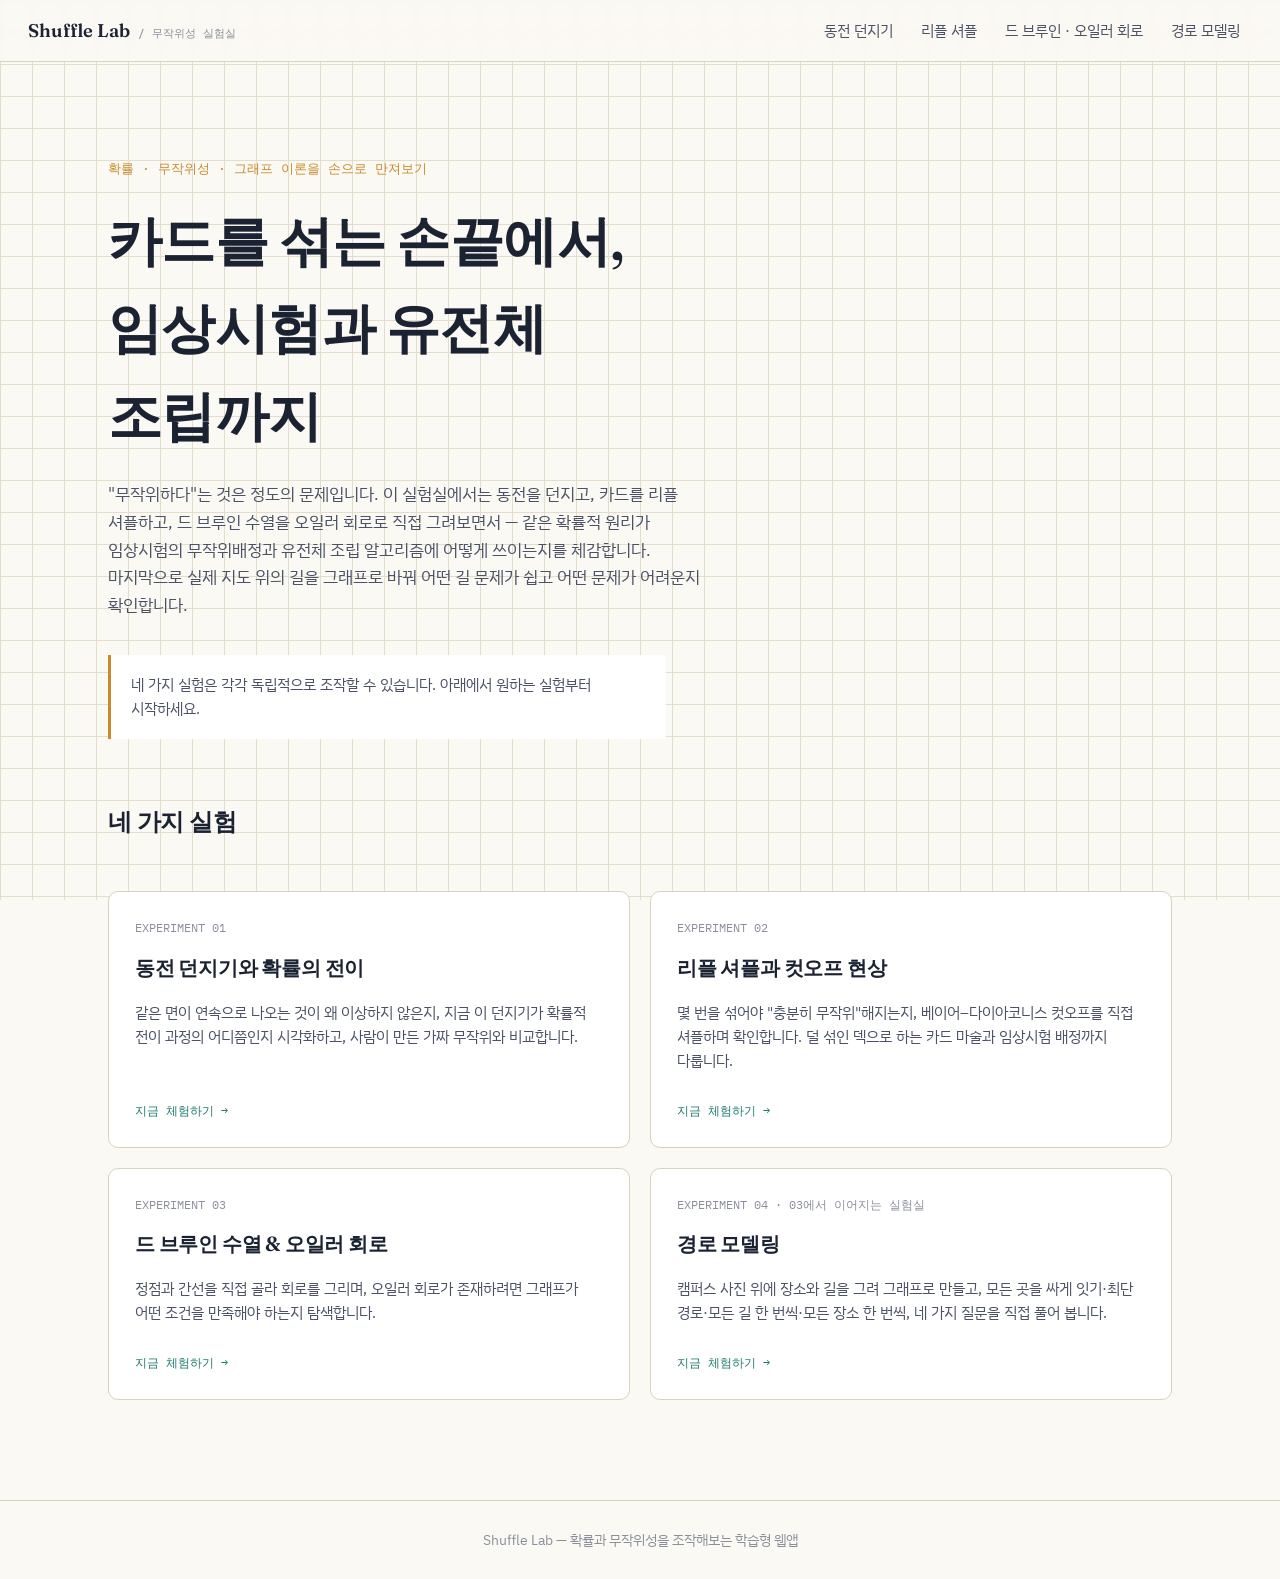
<file: index.html>
<!DOCTYPE html>
<html lang="ko">
<head>
<meta charset="UTF-8">
<meta name="viewport" content="width=device-width, initial-scale=1.0">
<title>Shuffle Lab — 카드 섞기에서 임상시험까지</title>
<link rel="stylesheet" href="css/style.css">
</head>
<body>

<nav class="site-nav">
  <a href="index.html" class="brand">Shuffle Lab <span class="tag">/ 무작위성 실험실</span></a>
  <ul>
    <li><a href="coin.html" class="nav-link">동전 던지기</a></li>
    <li><a href="shuffle.html" class="nav-link">리플 셔플</a></li>
    <li><a href="debruijn.html" class="nav-link">드 브루인 · 오일러 회로</a></li>
    <li><a href="paths.html" class="nav-link">경로 모델링</a></li>
  </ul>
</nav>

<header class="hero wrap">
  <div class="kicker">확률 · 무작위성 · 그래프 이론을 손으로 만져보기</div>
  <h1>카드를 섞는 손끝에서, 임상시험과 유전체 조립까지</h1>
  <p class="lede">
    "무작위하다"는 것은 정도의 문제입니다. 이 실험실에서는 동전을 던지고, 카드를 리플 셔플하고,
    드 브루인 수열을 오일러 회로로 직접 그려보면서 — 같은 확률적 원리가 임상시험의 무작위배정과
    유전체 조립 알고리즘에 어떻게 쓰이는지를 체감합니다. 마지막으로 실제 지도 위의 길을 그래프로 바꿔
    어떤 길 문제가 쉽고 어떤 문제가 어려운지 확인합니다.
  </p>
  <div class="hero-note">
    <p>네 가지 실험은 각각 독립적으로 조작할 수 있습니다. 아래에서 원하는 실험부터 시작하세요.</p>
  </div>
</header>

<main class="wrap">
  <h2 class="section-title">네 가지 실험</h2>
  <section class="modules">

    <a href="coin.html" class="module-card">
      <span class="idx">EXPERIMENT 01</span>
      <h3>동전 던지기와 확률의 전이</h3>
      <p>같은 면이 연속으로 나오는 것이 왜 이상하지 않은지, 지금 이 던지기가 확률적 전이 과정의 어디쯤인지 시각화하고, 사람이 만든 가짜 무작위와 비교합니다.</p>
      <span class="status">지금 체험하기 →</span>
    </a>

    <a href="shuffle.html" class="module-card">
      <span class="idx">EXPERIMENT 02</span>
      <h3>리플 셔플과 컷오프 현상</h3>
      <p>몇 번을 섞어야 "충분히 무작위"해지는지, 베이어–다이아코니스 컷오프를 직접 셔플하며 확인합니다. 덜 섞인 덱으로 하는 카드 마술과 임상시험 배정까지 다룹니다.</p>
      <span class="status">지금 체험하기 →</span>
    </a>

    <a href="debruijn.html" class="module-card">
      <span class="idx">EXPERIMENT 03</span>
      <h3>드 브루인 수열 &amp; 오일러 회로</h3>
      <p>정점과 간선을 직접 골라 회로를 그리며, 오일러 회로가 존재하려면 그래프가 어떤 조건을 만족해야 하는지 탐색합니다.</p>
      <span class="status">지금 체험하기 →</span>
    </a>

    <a href="paths.html" class="module-card">
      <span class="idx">EXPERIMENT 04 · 03에서 이어지는 실험실</span>
      <h3>경로 모델링</h3>
      <p>캠퍼스 사진 위에 장소와 길을 그려 그래프로 만들고, 모든 곳을 싸게 잇기·최단 경로·모든 길 한 번씩·모든 장소 한 번씩, 네 가지 질문을 직접 풀어 봅니다.</p>
      <span class="status">지금 체험하기 →</span>
    </a>

  </section>
</main>

<footer class="site-footer">Shuffle Lab — 확률과 무작위성을 조작해보는 학습형 웹앱</footer>

</body>
</html>
</file>
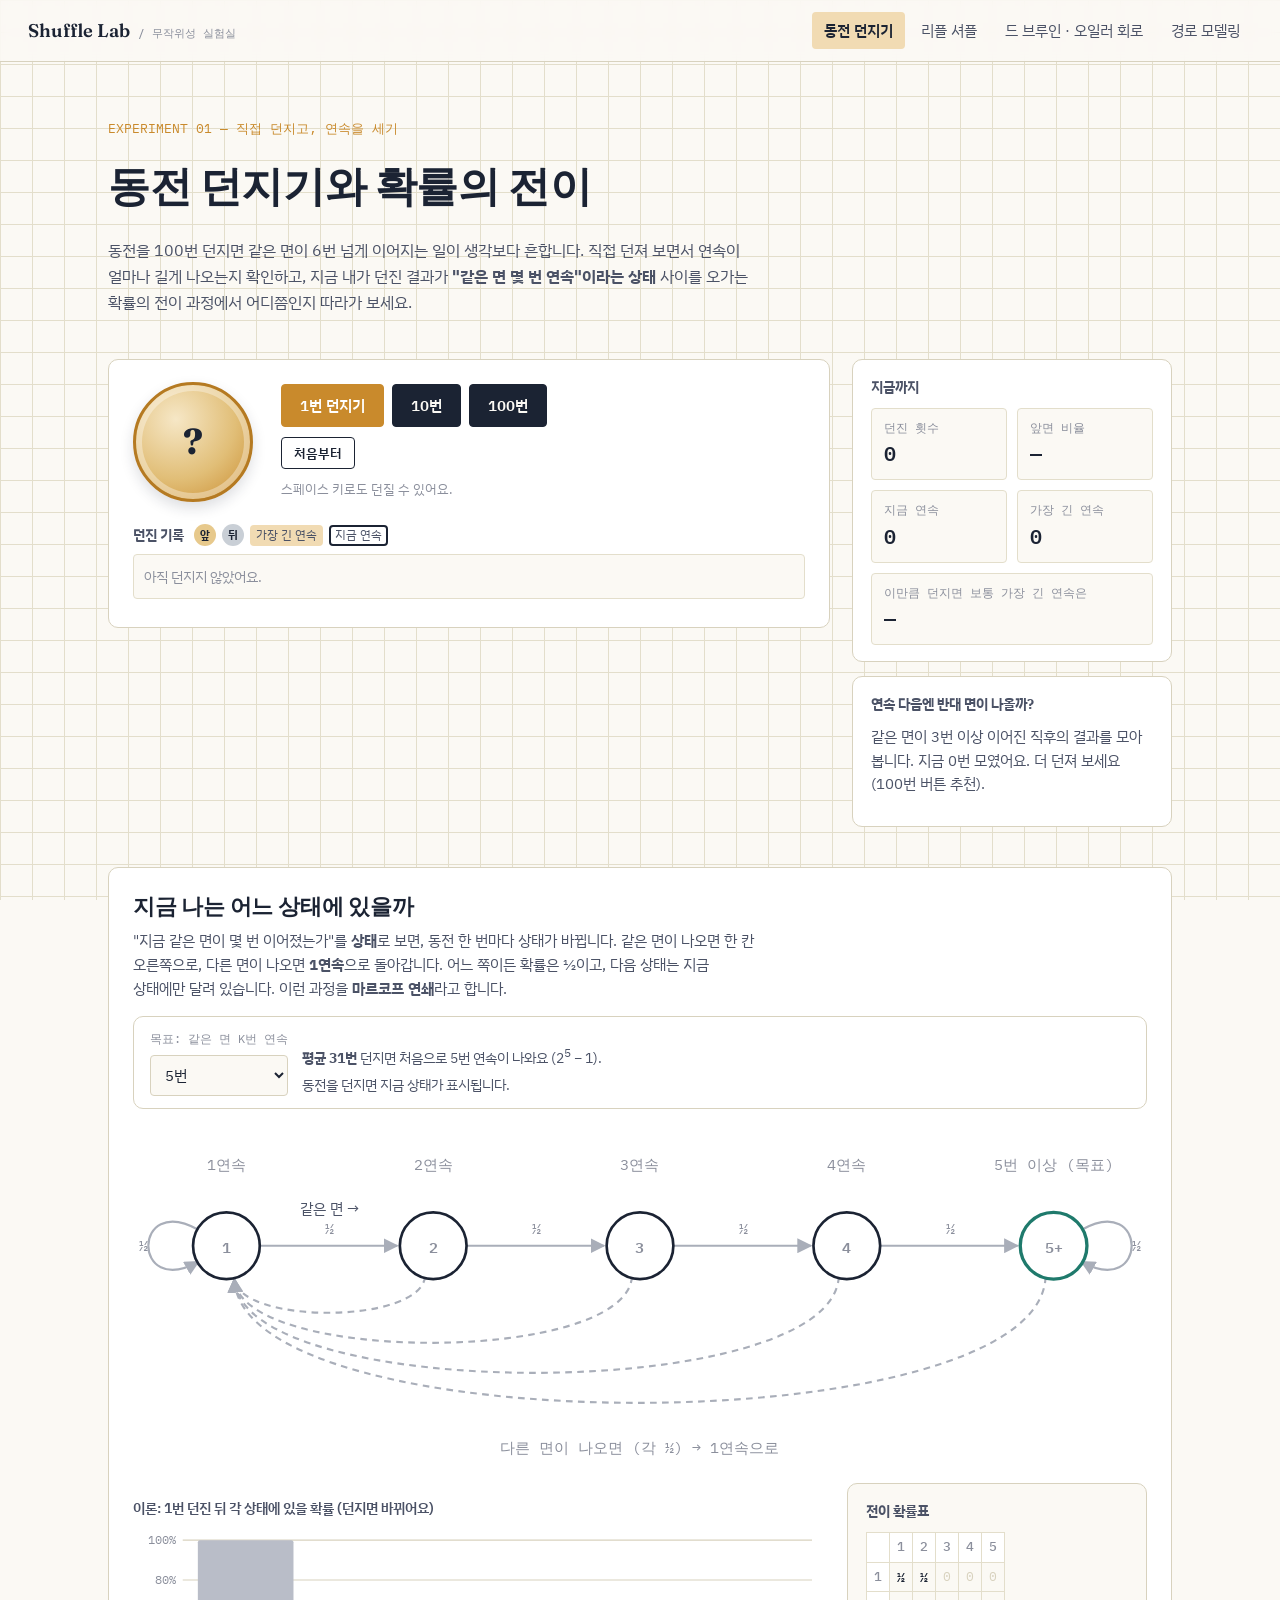
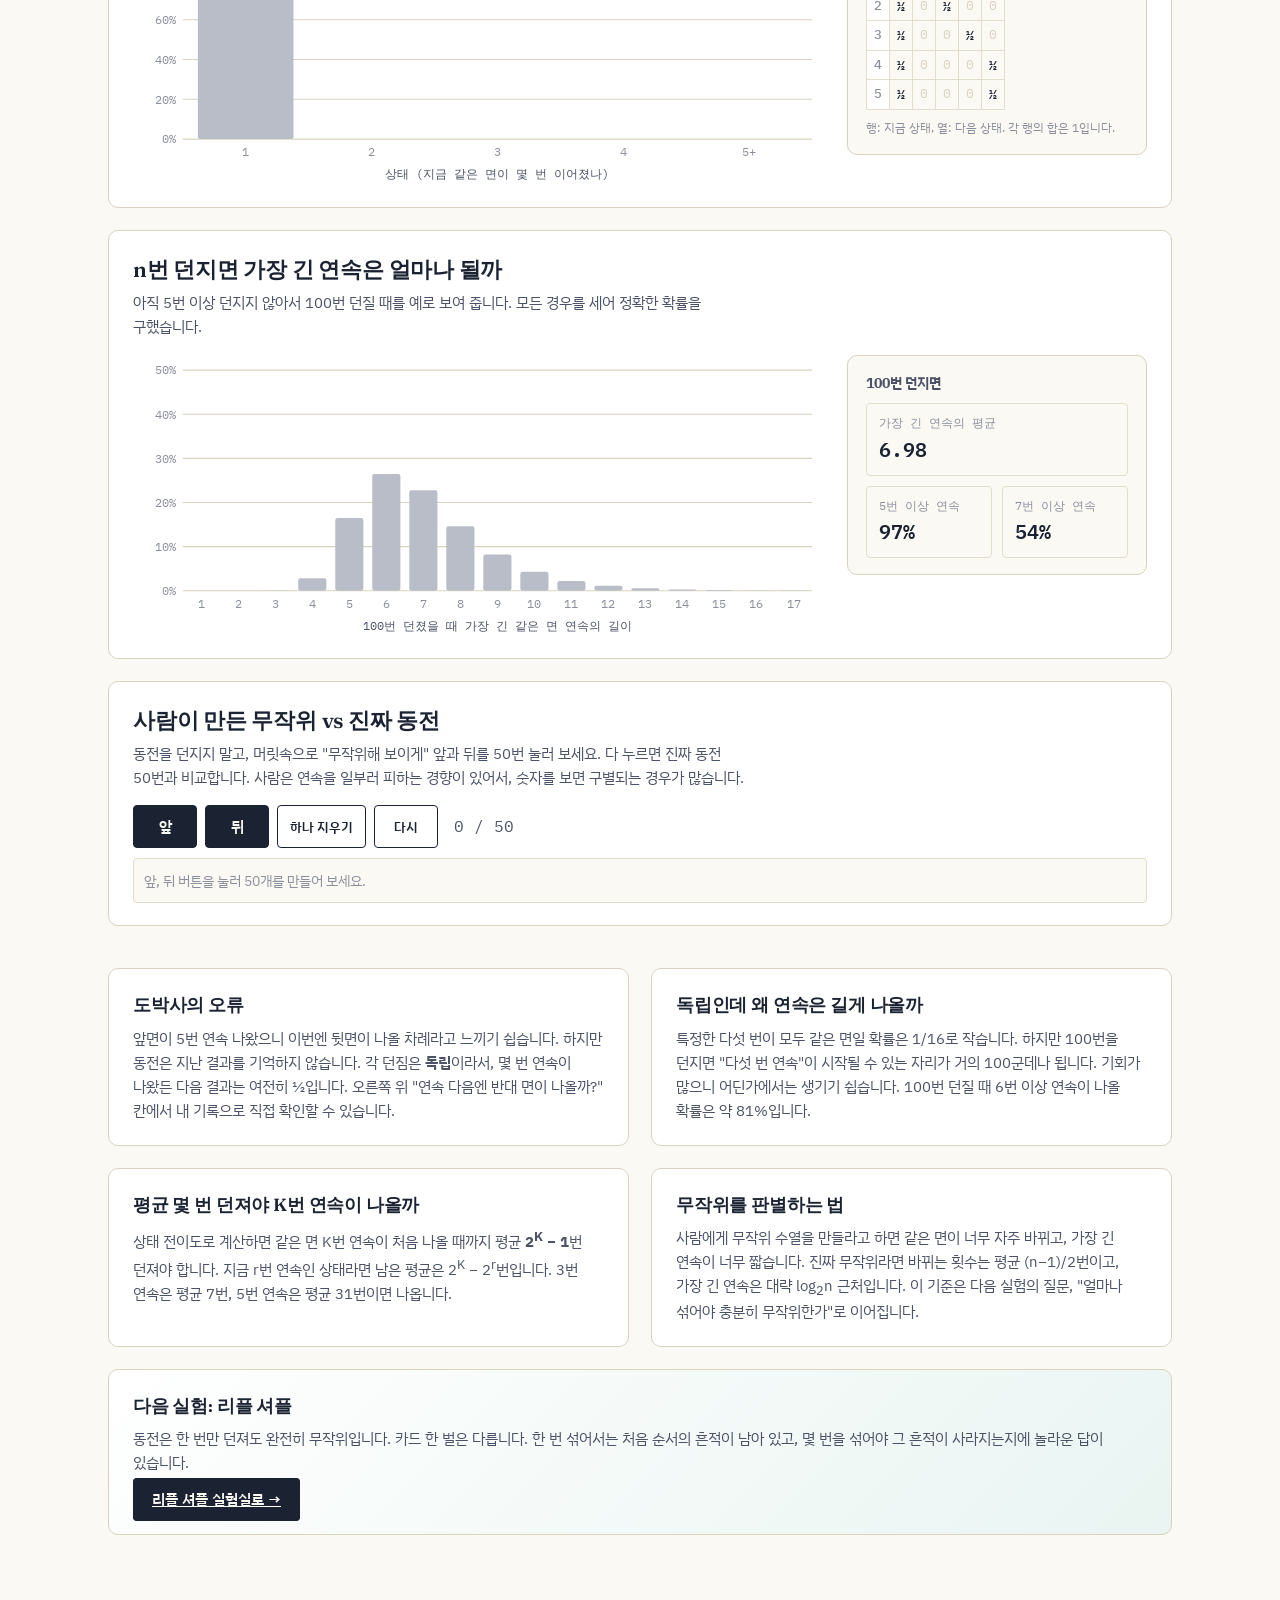
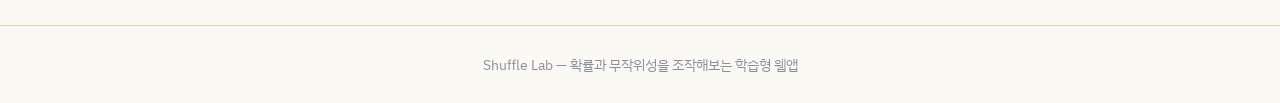
<file: coin.html>
<!DOCTYPE html>
<html lang="ko">
<head>
<meta charset="UTF-8">
<meta name="viewport" content="width=device-width, initial-scale=1.0">
<title>동전 던지기와 확률의 전이 — Shuffle Lab</title>
<link rel="stylesheet" href="css/style.css">
<link rel="stylesheet" href="css/coin.css">
</head>
<body>

<nav class="site-nav">
  <a href="index.html" class="brand">Shuffle Lab <span class="tag">/ 무작위성 실험실</span></a>
  <ul>
    <li><a href="coin.html" class="nav-link current">동전 던지기</a></li>
    <li><a href="shuffle.html" class="nav-link">리플 셔플</a></li>
    <li><a href="debruijn.html" class="nav-link">드 브루인 · 오일러 회로</a></li>
    <li><a href="paths.html" class="nav-link">경로 모델링</a></li>
  </ul>
</nav>

<header class="module-header wrap">
  <div class="kicker">EXPERIMENT 01 — 직접 던지고, 연속을 세기</div>
  <h1>동전 던지기와 확률의 전이</h1>
  <p class="lede">
    동전을 100번 던지면 같은 면이 6번 넘게 이어지는 일이 생각보다 흔합니다. 직접 던져 보면서
    연속이 얼마나 길게 나오는지 확인하고, 지금 내가 던진 결과가 <strong>"같은 면 몇 번 연속"이라는 상태</strong>
    사이를 오가는 확률의 전이 과정에서 어디쯤인지 따라가 보세요.
  </p>
</header>

<main class="wrap">

  <!-- 1. 던지기 -->
  <div class="lab">
    <div class="section-block coin-stage">
      <div class="coin-row">
        <div class="coin" id="coin" aria-live="polite">
          <div class="coin-face" id="coin-face">?</div>
        </div>
        <div class="coin-actions">
          <div class="btn-row">
            <button class="btn amber" id="flip1">1번 던지기</button>
            <button class="btn" id="flip10">10번</button>
            <button class="btn" id="flip100">100번</button>
          </div>
          <div class="btn-row">
            <button class="btn secondary small" id="flip-reset">처음부터</button>
          </div>
          <p class="hint">스페이스 키로도 던질 수 있어요.</p>
        </div>
      </div>

      <h4 class="strip-title">던진 기록 <span class="legend"><span class="chip h">앞</span> <span class="chip t">뒤</span> <span class="legend-box longest">가장 긴 연속</span> <span class="legend-box current">지금 연속</span></span></h4>
      <div class="strip" id="strip"><span class="empty">아직 던지지 않았어요.</span></div>
      <p class="strip-note" id="strip-note"></p>
    </div>

    <aside class="side-panel">
      <div class="panel-box">
        <h4>지금까지</h4>
        <div class="stat-grid">
          <div class="stat"><span class="k">던진 횟수</span><span class="v" id="s-n">0</span></div>
          <div class="stat"><span class="k">앞면 비율</span><span class="v" id="s-ratio">—</span></div>
          <div class="stat"><span class="k">지금 연속</span><span class="v" id="s-cur">0</span></div>
          <div class="stat"><span class="k">가장 긴 연속</span><span class="v" id="s-long">0</span></div>
          <div class="stat wide"><span class="k">이만큼 던지면 보통 가장 긴 연속은</span><span class="v" id="s-exp">—</span></div>
        </div>
      </div>
      <div class="panel-box">
        <h4>연속 다음엔 반대 면이 나올까?</h4>
        <p class="status-message" id="gambler">같은 면이 3번 이상 이어진 직후의 결과를 모아 봅니다. 더 던져 보세요.</p>
      </div>
    </aside>
  </div>

  <!-- 2. 상태 전이도 -->
  <section class="section-block">
    <h2>지금 나는 어느 상태에 있을까</h2>
    <p class="sub">
      "지금 같은 면이 몇 번 이어졌는가"를 <strong>상태</strong>로 보면, 동전 한 번마다 상태가 바뀝니다.
      같은 면이 나오면 한 칸 오른쪽으로, 다른 면이 나오면 <strong>1연속</strong>으로 돌아갑니다. 어느 쪽이든
      확률은 ½이고, 다음 상태는 지금 상태에만 달려 있습니다. 이런 과정을 <strong>마르코프 연쇄</strong>라고 합니다.
    </p>
    <div class="controls compact">
      <div class="control-field">
        <label for="target-k">목표: 같은 면 K번 연속</label>
        <select id="target-k">
          <option value="3">3번</option><option value="4">4번</option>
          <option value="5" selected>5번</option><option value="6">6번</option>
          <option value="7">7번</option><option value="8">8번</option>
        </select>
      </div>
      <div class="chain-facts" id="chain-facts"></div>
    </div>
    <div class="chart-box chain-box"><svg id="chain-svg" viewBox="0 0 760 270" role="img" aria-label="연속 길이 상태 전이도"></svg></div>
    <div class="split">
      <div>
        <h4 class="mini-title" id="dist-title">이론: 지금까지 던진 횟수만큼 던졌을 때 각 상태에 있을 확률</h4>
        <div class="chart-box"><svg id="dist-svg" viewBox="0 0 640 240" role="img" aria-label="상태 확률 막대그래프"></svg></div>
      </div>
      <div class="panel-box flat">
        <h4>전이 확률표</h4>
        <div class="table-scroll"><table class="matrix" id="matrix"></table></div>
        <p class="tiny">행: 지금 상태, 열: 다음 상태. 각 행의 합은 1입니다.</p>
      </div>
    </div>
  </section>

  <!-- 3. 최장 연속 분포 -->
  <section class="section-block">
    <h2>n번 던지면 가장 긴 연속은 얼마나 될까</h2>
    <p class="sub" id="longest-sub">
      모든 경우를 세어 정확한 확률을 구했습니다. 주황색 막대가 내 기록입니다.
    </p>
    <div class="split">
      <div class="chart-box"><svg id="longest-svg" viewBox="0 0 640 260" role="img" aria-label="최장 연속 길이 분포"></svg></div>
      <div class="panel-box flat" id="longest-facts"></div>
    </div>
  </section>

  <!-- 4. 사람 vs 동전 -->
  <section class="section-block">
    <h2>사람이 만든 무작위 vs 진짜 동전</h2>
    <p class="sub">
      동전을 던지지 말고, 머릿속으로 "무작위해 보이게" 앞과 뒤를 50번 눌러 보세요. 다 누르면 진짜 동전 50번과 비교합니다.
      사람은 연속을 일부러 피하는 경향이 있어서, 숫자를 보면 구별되는 경우가 많습니다.
    </p>
    <div class="human-pad">
      <div class="btn-row">
        <button class="btn" id="h-head">앞</button>
        <button class="btn" id="h-tail">뒤</button>
        <button class="btn secondary small" id="h-undo">하나 지우기</button>
        <button class="btn secondary small" id="h-reset">다시</button>
      </div>
      <div class="human-count"><span id="h-count">0</span> / 50</div>
    </div>
    <div class="strip small" id="h-strip"><span class="empty">앞, 뒤 버튼을 눌러 50개를 만들어 보세요.</span></div>
    <div id="h-result"></div>
  </section>

  <section class="theory">
    <div class="theory-card">
      <h3>도박사의 오류</h3>
      <p>
        앞면이 5번 연속 나왔으니 이번엔 뒷면이 나올 차례라고 느끼기 쉽습니다. 하지만 동전은 지난 결과를
        기억하지 않습니다. 각 던짐은 <strong>독립</strong>이라서, 몇 번 연속이 나왔든 다음 결과는 여전히 ½입니다.
        오른쪽 위 "연속 다음엔 반대 면이 나올까?" 칸에서 내 기록으로 직접 확인할 수 있습니다.
      </p>
    </div>
    <div class="theory-card">
      <h3>독립인데 왜 연속은 길게 나올까</h3>
      <p>
        특정한 다섯 번이 모두 같은 면일 확률은 1/16로 작습니다. 하지만 100번을 던지면 "다섯 번 연속"이 시작될 수 있는
        자리가 거의 100군데나 됩니다. 기회가 많으니 어딘가에서는 생기기 쉽습니다. 100번 던질 때 6번 이상 연속이
        나올 확률은 약 81%입니다.
      </p>
    </div>
    <div class="theory-card">
      <h3>평균 몇 번 던져야 K번 연속이 나올까</h3>
      <p>
        상태 전이도로 계산하면 같은 면 K번 연속이 처음 나올 때까지 평균 <strong>2<sup>K</sup> − 1</strong>번 던져야 합니다.
        지금 r번 연속인 상태라면 남은 평균은 2<sup>K</sup> − 2<sup>r</sup>번입니다. 3번 연속은 평균 7번, 5번 연속은
        평균 31번이면 나옵니다.
      </p>
    </div>
    <div class="theory-card">
      <h3>무작위를 판별하는 법</h3>
      <p>
        사람에게 무작위 수열을 만들라고 하면 같은 면이 너무 자주 바뀌고, 가장 긴 연속이 너무 짧습니다.
        진짜 무작위라면 바뀌는 횟수는 평균 (n−1)/2번이고, 가장 긴 연속은 대략 log<sub>2</sub>n 근처입니다.
        이 기준은 다음 실험의 질문, "얼마나 섞어야 충분히 무작위한가"로 이어집니다.
      </p>
    </div>
    <div class="theory-card bridge">
      <h3>다음 실험: 리플 셔플</h3>
      <p>
        동전은 한 번만 던져도 완전히 무작위입니다. 카드 한 벌은 다릅니다. 한 번 섞어서는 처음 순서의 흔적이
        남아 있고, 몇 번을 섞어야 그 흔적이 사라지는지에 놀라운 답이 있습니다.
      </p>
      <p><a class="btn" href="shuffle.html">리플 셔플 실험실로 →</a></p>
    </div>
  </section>

</main>

<footer class="site-footer">Shuffle Lab — 확률과 무작위성을 조작해보는 학습형 웹앱</footer>

<script src="js/svg-util.js"></script>
<script src="js/coin-math.js"></script>
<script src="js/coin.js"></script>
</body>
</html>
</file>
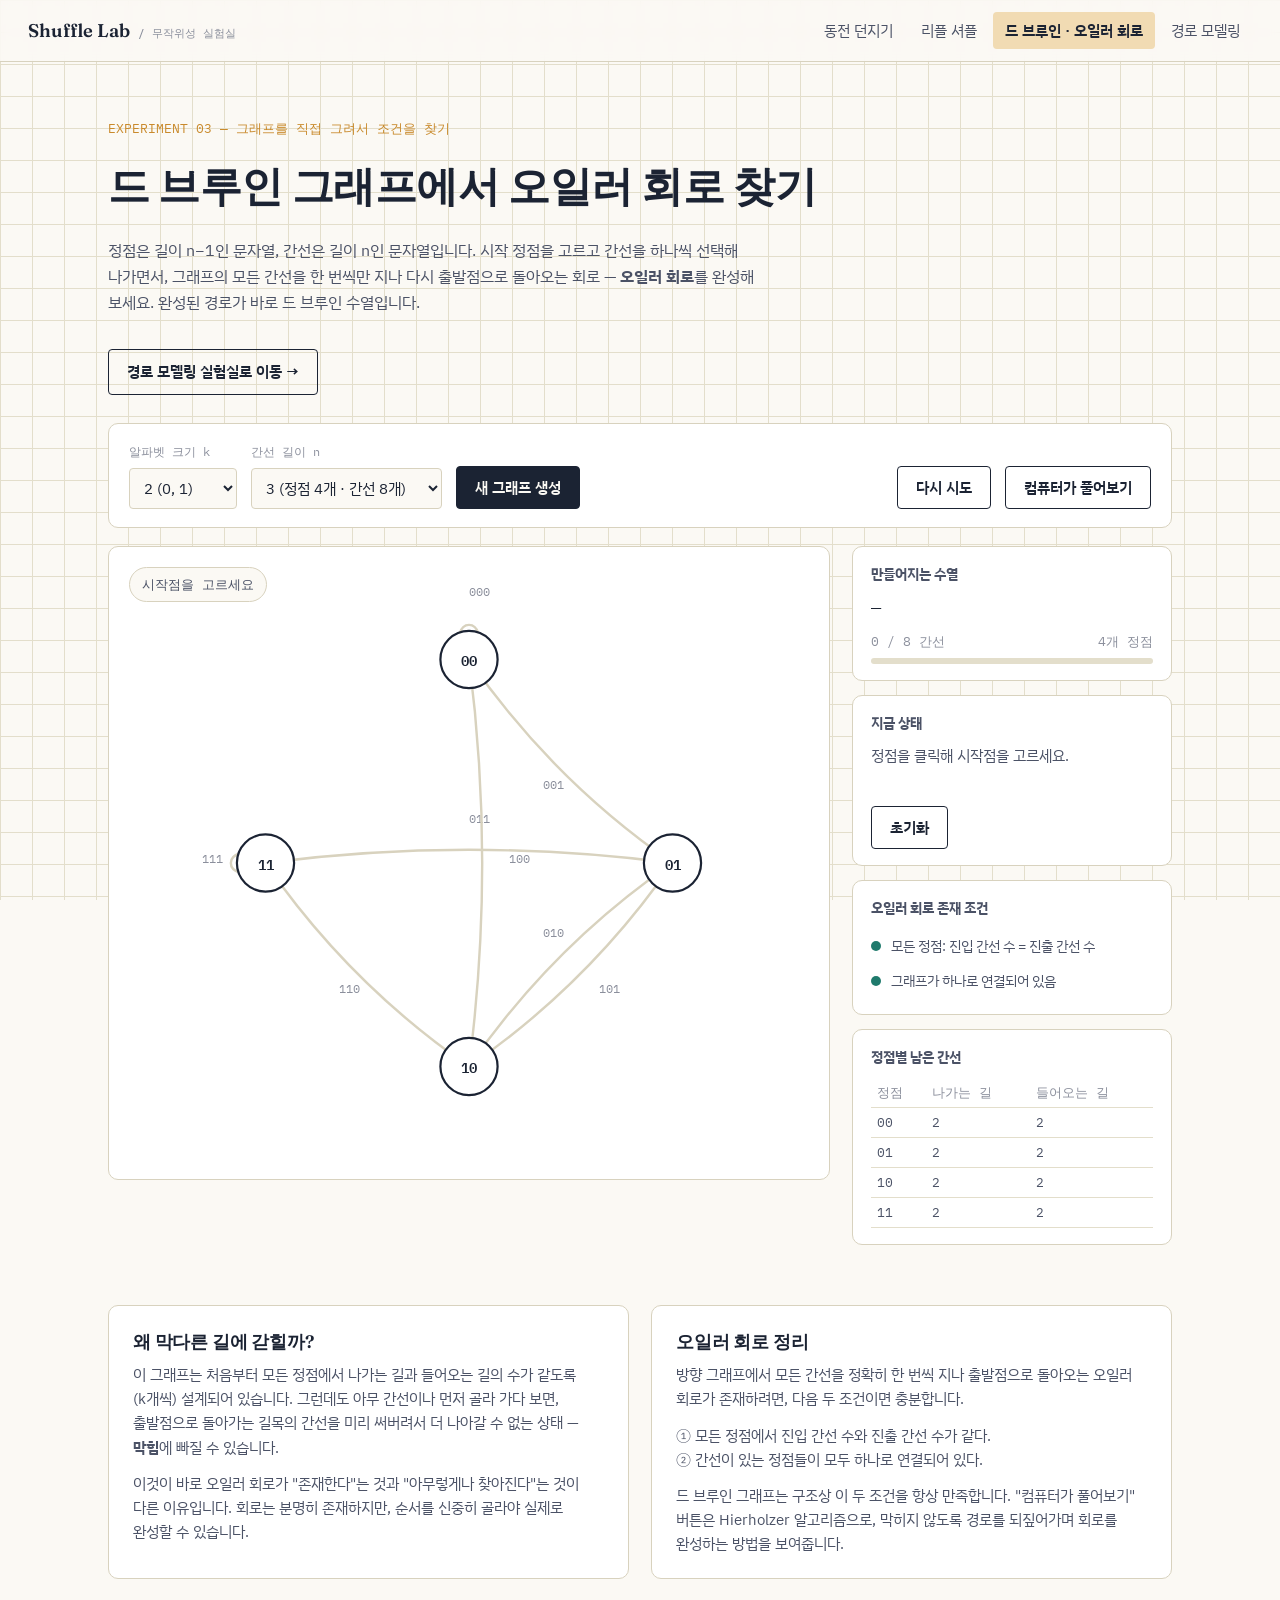
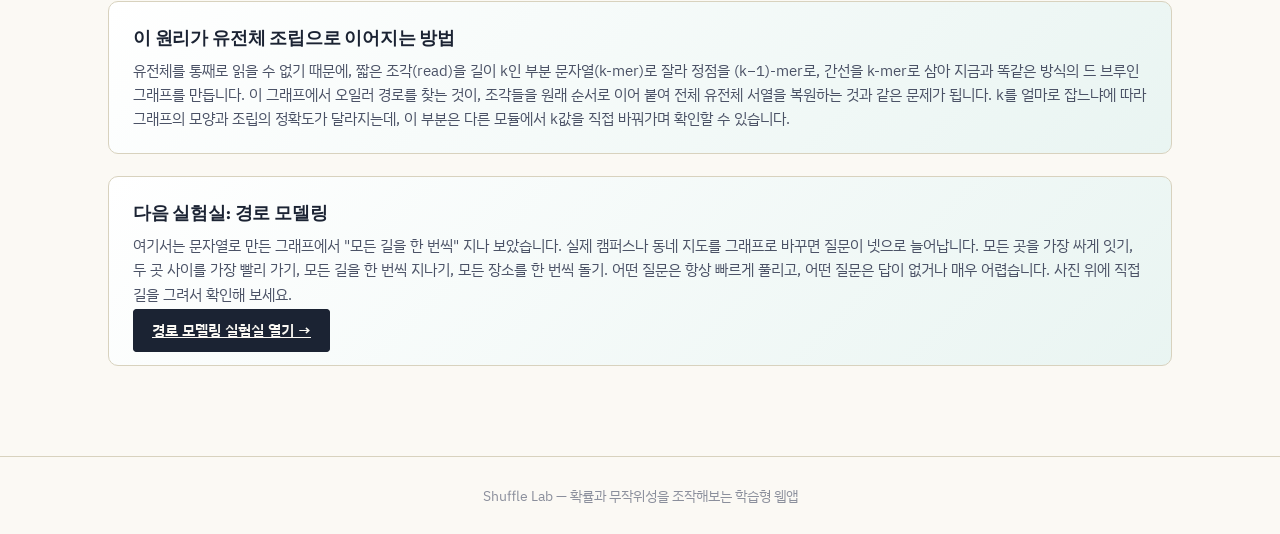
<file: debruijn.html>
<!DOCTYPE html>
<html lang="ko">
<head>
<meta charset="UTF-8">
<meta name="viewport" content="width=device-width, initial-scale=1.0">
<title>드 브루인 수열 & 오일러 회로 — Shuffle Lab</title>
<link rel="stylesheet" href="css/style.css">
<link rel="stylesheet" href="css/debruijn.css">
</head>
<body>

<nav class="site-nav">
  <a href="index.html" class="brand">Shuffle Lab <span class="tag">/ 무작위성 실험실</span></a>
  <ul>
    <li><a href="coin.html" class="nav-link">동전 던지기</a></li>
    <li><a href="shuffle.html" class="nav-link">리플 셔플</a></li>
    <li><a href="debruijn.html" class="nav-link current">드 브루인 · 오일러 회로</a></li>
    <li><a href="paths.html" class="nav-link">경로 모델링</a></li>
  </ul>
</nav>

<header class="module-header wrap">
  <div class="kicker">EXPERIMENT 03 — 그래프를 직접 그려서 조건을 찾기</div>
  <h1>드 브루인 그래프에서 오일러 회로 찾기</h1>
  <p class="lede">
    정점은 길이 n−1인 문자열, 간선은 길이 n인 문자열입니다. 시작 정점을 고르고 간선을 하나씩
    선택해 나가면서, 그래프의 모든 간선을 한 번씩만 지나 다시 출발점으로 돌아오는 회로 —
    <strong>오일러 회로</strong>를 완성해 보세요. 완성된 경로가 바로 드 브루인 수열입니다.
  </p>
  <a class="btn secondary next-link" href="paths.html">경로 모델링 실험실로 이동 →</a>
</header>

<main class="wrap">

  <div class="controls">
    <div class="control-field">
      <label for="k-select">알파벳 크기 k</label>
      <select id="k-select">
        <option value="2">2 (0, 1)</option>
        <option value="3">3 (0, 1, 2)</option>
      </select>
    </div>
    <div class="control-field">
      <label for="n-select">간선 길이 n</label>
      <select id="n-select"></select>
    </div>
    <div class="control-field">
      <button class="btn" id="generate-btn">새 그래프 생성</button>
    </div>
    <div class="spacer"></div>
    <div class="control-field">
      <button class="btn secondary" id="reset-btn">다시 시도</button>
    </div>
    <div class="control-field">
      <button class="btn secondary" id="autosolve-btn">컴퓨터가 풀어보기</button>
    </div>
  </div>

  <div class="lab">

    <div class="graph-panel">
      <div class="graph-status" id="graph-status">정점을 클릭해 시작점을 고르세요</div>
      <svg id="graph-svg" viewBox="0 0 640 560" xmlns="http://www.w3.org/2000/svg"></svg>
    </div>

    <aside class="side-panel">

      <div class="panel-box">
        <h4>만들어지는 수열</h4>
        <div class="sequence-display" id="sequence-display">—</div>
        <div class="progress-row">
          <span id="progress-text">0 / 0 간선</span>
          <span id="vertex-count-text">0개 정점</span>
        </div>
        <div class="progress-bar"><span id="progress-bar-fill"></span></div>
      </div>

      <div class="panel-box">
        <h4>지금 상태</h4>
        <p class="status-message" id="status-message">
          k와 n을 고르고 "새 그래프 생성"을 누른 뒤, 그래프에서 시작할 정점을 클릭하세요.
        </p>
        <div class="side-actions">
          <button class="btn secondary" id="side-reset-btn">초기화</button>
        </div>
      </div>

      <div class="panel-box">
        <h4>오일러 회로 존재 조건</h4>
        <div class="condition-row">
          <span class="condition-dot" id="cond-balanced-dot"></span>
          <span>모든 정점: 진입 간선 수 = 진출 간선 수</span>
        </div>
        <div class="condition-row">
          <span class="condition-dot" id="cond-connected-dot"></span>
          <span>그래프가 하나로 연결되어 있음</span>
        </div>
      </div>

      <div class="panel-box">
        <h4>정점별 남은 간선</h4>
        <table class="degree-table">
          <thead><tr><th>정점</th><th>나가는 길</th><th>들어오는 길</th></tr></thead>
          <tbody id="degree-table-body"></tbody>
        </table>
      </div>

    </aside>
  </div>

  <section class="theory">
    <div class="theory-card">
      <h3>왜 막다른 길에 갇힐까?</h3>
      <p>
        이 그래프는 처음부터 모든 정점에서 나가는 길과 들어오는 길의 수가 같도록(k개씩) 설계되어
        있습니다. 그런데도 아무 간선이나 먼저 골라 가다 보면, 출발점으로 돌아가는 길목의 간선을
        미리 써버려서 더 나아갈 수 없는 상태 — <strong>막힘</strong>에 빠질 수 있습니다.
      </p>
      <p>
        이것이 바로 오일러 회로가 "존재한다"는 것과 "아무렇게나 찾아진다"는 것이 다른 이유입니다.
        회로는 분명히 존재하지만, 순서를 신중히 골라야 실제로 완성할 수 있습니다.
      </p>
    </div>
    <div class="theory-card">
      <h3>오일러 회로 정리</h3>
      <p>
        방향 그래프에서 모든 간선을 정확히 한 번씩 지나 출발점으로 돌아오는 오일러 회로가
        존재하려면, 다음 두 조건이면 충분합니다.
      </p>
      <p>
        ① 모든 정점에서 진입 간선 수와 진출 간선 수가 같다.<br>
        ② 간선이 있는 정점들이 모두 하나로 연결되어 있다.
      </p>
      <p>
        드 브루인 그래프는 구조상 이 두 조건을 항상 만족합니다. "컴퓨터가 풀어보기" 버튼은
        Hierholzer 알고리즘으로, 막히지 않도록 경로를 되짚어가며 회로를 완성하는 방법을
        보여줍니다.
      </p>
    </div>
    <div class="theory-card bridge">
      <h3>이 원리가 유전체 조립으로 이어지는 방법</h3>
      <p>
        유전체를 통째로 읽을 수 없기 때문에, 짧은 조각(read)을 길이 k인 부분 문자열(k-mer)로
        잘라 정점을 (k−1)-mer로, 간선을 k-mer로 삼아 지금과 똑같은 방식의 드 브루인 그래프를
        만듭니다. 이 그래프에서 오일러 경로를 찾는 것이, 조각들을 원래 순서로 이어 붙여 전체
        유전체 서열을 복원하는 것과 같은 문제가 됩니다. k를 얼마로 잡느냐에 따라 그래프의
        모양과 조립의 정확도가 달라지는데, 이 부분은 다른 모듈에서 k값을 직접 바꿔가며
        확인할 수 있습니다.
      </p>
    </div>
    <div class="theory-card bridge">
      <h3>다음 실험실: 경로 모델링</h3>
      <p>
        여기서는 문자열로 만든 그래프에서 "모든 길을 한 번씩" 지나 보았습니다. 실제 캠퍼스나 동네 지도를
        그래프로 바꾸면 질문이 넷으로 늘어납니다. 모든 곳을 가장 싸게 잇기, 두 곳 사이를 가장 빨리 가기,
        모든 길을 한 번씩 지나기, 모든 장소를 한 번씩 돌기. 어떤 질문은 항상 빠르게 풀리고, 어떤 질문은
        답이 없거나 매우 어렵습니다. 사진 위에 직접 길을 그려서 확인해 보세요.
      </p>
      <p><a class="btn" href="paths.html">경로 모델링 실험실 열기 →</a></p>
    </div>
  </section>

</main>

<footer class="site-footer">Shuffle Lab — 확률과 무작위성을 조작해보는 학습형 웹앱</footer>

<script src="js/debruijn.js"></script>
</body>
</html>
</file>
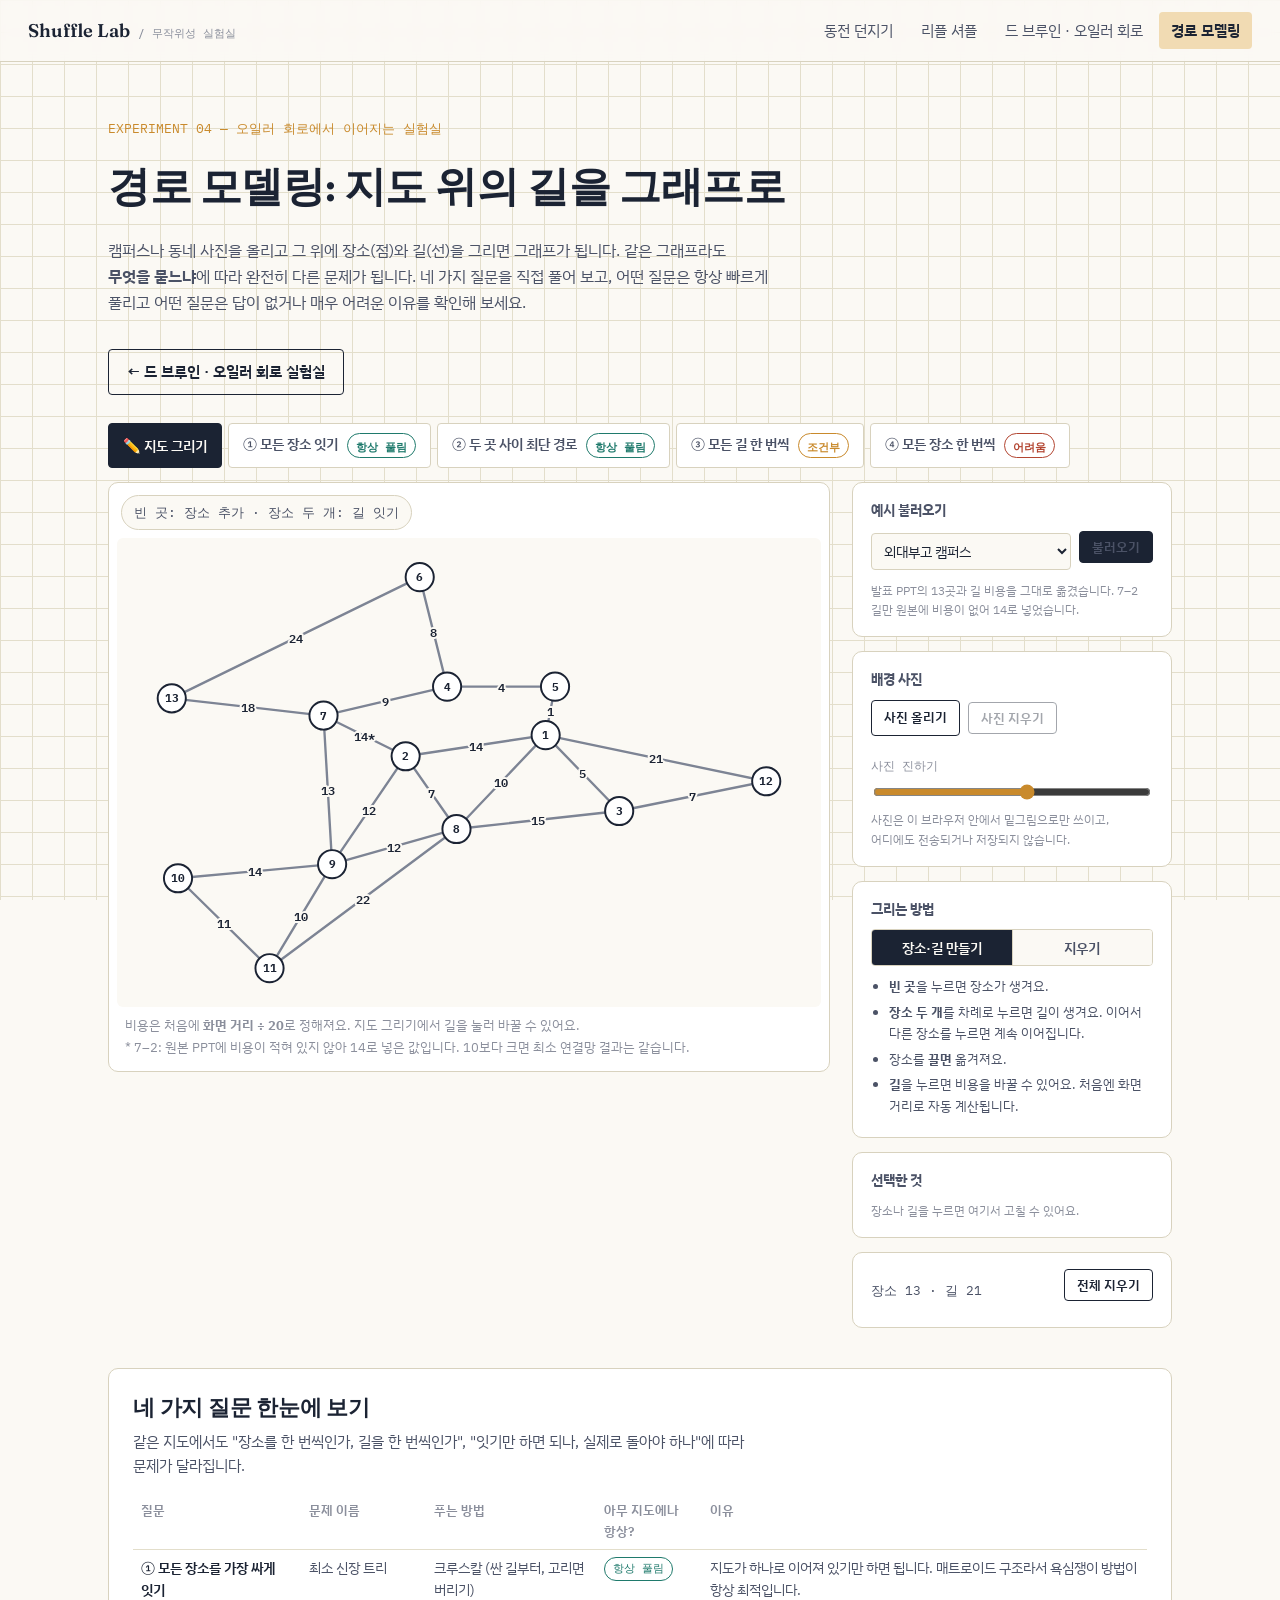
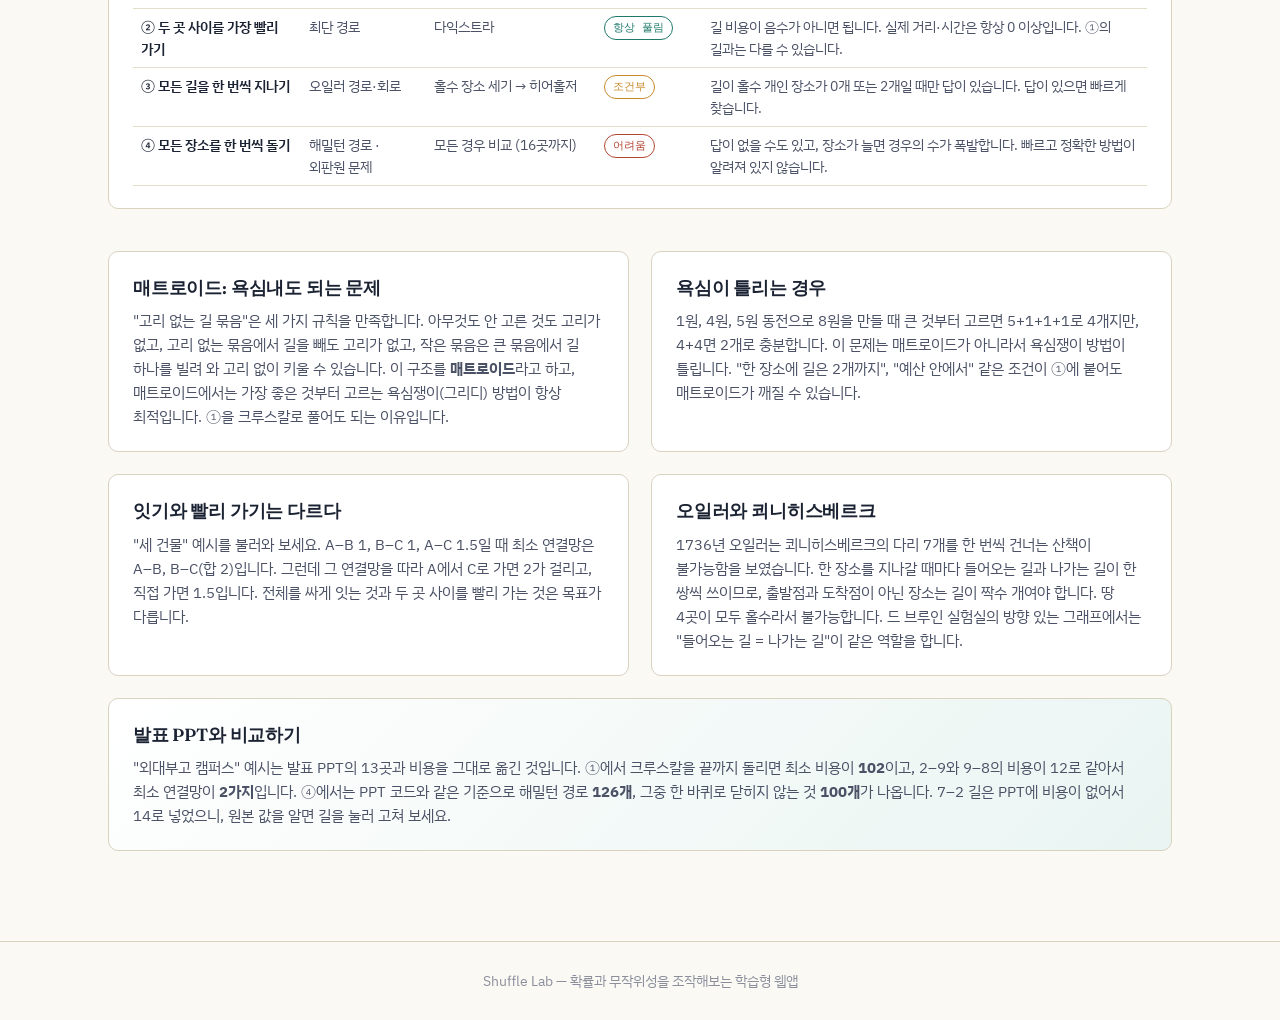
<file: paths.html>
<!DOCTYPE html>
<html lang="ko">
<head>
<meta charset="UTF-8">
<meta name="viewport" content="width=device-width, initial-scale=1.0">
<title>경로 모델링 — Shuffle Lab</title>
<link rel="stylesheet" href="css/style.css">
<link rel="stylesheet" href="css/paths.css">
</head>
<body>

<nav class="site-nav">
  <a href="index.html" class="brand">Shuffle Lab <span class="tag">/ 무작위성 실험실</span></a>
  <ul>
    <li><a href="coin.html" class="nav-link">동전 던지기</a></li>
    <li><a href="shuffle.html" class="nav-link">리플 셔플</a></li>
    <li><a href="debruijn.html" class="nav-link">드 브루인 · 오일러 회로</a></li>
    <li><a href="paths.html" class="nav-link current">경로 모델링</a></li>
  </ul>
</nav>

<header class="module-header wrap">
  <div class="kicker">EXPERIMENT 04 — 오일러 회로에서 이어지는 실험실</div>
  <h1>경로 모델링: 지도 위의 길을 그래프로</h1>
  <p class="lede">
    캠퍼스나 동네 사진을 올리고 그 위에 장소(점)와 길(선)을 그리면 그래프가 됩니다. 같은 그래프라도
    <strong>무엇을 묻느냐</strong>에 따라 완전히 다른 문제가 됩니다. 네 가지 질문을 직접 풀어 보고,
    어떤 질문은 항상 빠르게 풀리고 어떤 질문은 답이 없거나 매우 어려운 이유를 확인해 보세요.
  </p>
  <a class="btn secondary next-link" href="debruijn.html">← 드 브루인 · 오일러 회로 실험실</a>
</header>

<main class="wrap">

  <div class="tabs" role="tablist" aria-label="문제 고르기">
    <button class="tab" role="tab" data-tab="draw" aria-selected="true">✏️ 지도 그리기</button>
    <button class="tab" role="tab" data-tab="mst" aria-selected="false">① 모든 장소 잇기 <span class="badge teal">항상 풀림</span></button>
    <button class="tab" role="tab" data-tab="sp" aria-selected="false">② 두 곳 사이 최단 경로 <span class="badge teal">항상 풀림</span></button>
    <button class="tab" role="tab" data-tab="euler" aria-selected="false">③ 모든 길 한 번씩 <span class="badge amber">조건부</span></button>
    <button class="tab" role="tab" data-tab="ham" aria-selected="false">④ 모든 장소 한 번씩 <span class="badge brick">어려움</span></button>
  </div>

  <div class="lab">
    <div class="graph-panel map-panel">
      <div class="graph-status" id="map-status">빈 곳을 눌러 장소를 만드세요</div>
      <svg id="map" viewBox="0 0 900 600" xmlns="http://www.w3.org/2000/svg" role="img" aria-label="장소와 길 그래프">
        <g id="layer-bg"></g>
        <g id="layer-edges"></g>
        <g id="layer-nodes"></g>
      </svg>
      <div class="map-foot" id="map-foot"></div>
    </div>

    <aside class="side-panel">

      <!-- ✏️ 그리기 -->
      <section class="tab-panel" data-panel="draw">
        <div class="panel-box">
          <h4>예시 불러오기</h4>
          <div class="row">
            <select id="preset">
              <option value="campus">외대부고 캠퍼스 </option>
              <option value="six">크루스칼 예시 6곳 </option>
              <option value="triangle">세 건물: 잇기 ≠ 빨리 가기</option>
              <option value="house">한붓그리기 집</option>
              <option value="konigsberg">쾨니히스베르크의 다리 7개</option>
              <option value="empty">빈 화면</option>
            </select>
            <button class="btn small" id="load-preset">불러오기</button>
          </div>
          <p class="tiny" id="preset-about"></p>
        </div>

        <div class="panel-box">
          <h4>배경 사진</h4>
          <div class="row">
            <label class="btn small secondary file-btn">사진 올리기<input type="file" id="bg-file" accept="image/*"></label>
            <button class="btn small secondary" id="bg-clear" disabled>사진 지우기</button>
          </div>
          <div class="control-field slim">
            <label for="bg-opacity">사진 진하기</label>
            <input type="range" id="bg-opacity" min="10" max="100" value="60">
          </div>
          <p class="tiny">사진은 이 브라우저 안에서 밑그림으로만 쓰이고, 어디에도 전송되거나 저장되지 않습니다.</p>
        </div>

        <div class="panel-box">
          <h4>그리는 방법</h4>
          <div class="seg" role="radiogroup" aria-label="도구">
            <button class="seg-btn on" data-tool="make" role="radio" aria-checked="true">장소·길 만들기</button>
            <button class="seg-btn" data-tool="erase" role="radio" aria-checked="false">지우기</button>
          </div>
          <ul class="howto">
            <li><b>빈 곳</b>을 누르면 장소가 생겨요.</li>
            <li><b>장소 두 개</b>를 차례로 누르면 길이 생겨요. 이어서 다른 장소를 누르면 계속 이어집니다.</li>
            <li>장소를 <b>끌면</b> 옮겨져요.</li>
            <li><b>길</b>을 누르면 비용을 바꿀 수 있어요. 처음엔 화면 거리로 자동 계산됩니다.</li>
          </ul>
        </div>

        <div class="panel-box" id="edit-box">
          <h4>선택한 것</h4>
          <div id="edit-body"><p class="tiny">장소나 길을 누르면 여기서 고칠 수 있어요.</p></div>
        </div>

        <div class="panel-box">
          <div class="row between">
            <span class="mono tiny-ink" id="graph-count">장소 0 · 길 0</span>
            <button class="btn small secondary" id="clear-all">전체 지우기</button>
          </div>
        </div>
      </section>

      <!-- ① 최소 신장 트리 -->
      <section class="tab-panel" data-panel="mst" hidden>
        <div class="panel-box">
          <h4>모든 장소를 가장 싸게 잇기</h4>
          <p class="small">모든 장소가 서로 오갈 수 있도록 길을 고르되, 비용 합이 가장 작게. 고리(사이클)를 만드는 길은 이미 이어진 곳을 또 잇는 낭비입니다.</p>
          <div class="seg">
            <button class="seg-btn on" data-mst-mode="me">직접 골라 보기</button>
            <button class="seg-btn" data-mst-mode="kruskal">크루스칼 보기</button>
          </div>
        </div>
        <div class="panel-box" id="mst-me">
          <p class="status-message" id="mst-me-msg">길을 눌러 골라 보세요. 다시 누르면 빠집니다.</p>
          <div class="stat-grid">
            <div class="stat"><span class="k">고른 길</span><span class="v" id="mst-me-count">0</span></div>
            <div class="stat"><span class="k">내 비용</span><span class="v" id="mst-me-cost">0</span></div>
          </div>
          <div class="btn-row top-gap"><button class="btn small secondary" id="mst-me-clear">다 지우기</button></div>
        </div>
        <div class="panel-box" id="mst-k" hidden>
          <div class="btn-row">
            <button class="btn small amber" id="mst-step">한 단계</button>
            <button class="btn small" id="mst-all">끝까지</button>
            <button class="btn small secondary" id="mst-reset">처음부터</button>
          </div>
          <p class="status-message top-gap" id="mst-k-msg">비용이 싼 길부터 차례로 봅니다. 고리가 생기면 버립니다.</p>
          <div class="edge-list" id="mst-list"></div>
        </div>
        <div class="panel-box" id="mst-result" hidden></div>
      </section>

      <!-- ② 최단 경로 -->
      <section class="tab-panel" data-panel="sp" hidden>
        <div class="panel-box">
          <h4>두 곳 사이를 가장 빨리 가기</h4>
          <p class="status-message" id="sp-msg">출발할 장소를 누르세요.</p>
          <div class="stat-grid">
            <div class="stat"><span class="k">출발 → 도착</span><span class="v small-v" id="sp-ends">—</span></div>
            <div class="stat"><span class="k">내 길 비용</span><span class="v" id="sp-mine">—</span></div>
          </div>
          <div class="btn-row top-gap">
            <button class="btn small secondary" id="sp-reset">출발·도착 다시 고르기</button>
          </div>
        </div>
        <div class="panel-box">
          <h4>다익스트라 알고리즘</h4>
          <p class="small">아직 확정하지 않은 곳 중 가장 가까운 곳을 하나씩 확정해 나갑니다. 비용이 음수가 아니면 한번 확정한 거리는 나중에 더 짧아지지 않습니다.</p>
          <div class="btn-row">
            <button class="btn small amber" id="sp-step" disabled>한 단계</button>
            <button class="btn small" id="sp-all" disabled>끝까지</button>
          </div>
          <p class="status-message top-gap" id="sp-algo-msg"></p>
          <label class="toggle top-gap"><input type="checkbox" id="sp-mst"> 최소 연결망(①) 위의 길과 비교</label>
          <p class="small" id="sp-mst-msg"></p>
        </div>
      </section>

      <!-- ③ 오일러 -->
      <section class="tab-panel" data-panel="euler" hidden>
        <div class="panel-box">
          <h4>모든 길을 한 번씩 지나기 (한붓그리기)</h4>
          <div class="verdict" id="eu-verdict"></div>
          <p class="small">점 위의 숫자는 그 장소에 붙은 길의 수입니다. 빨간 점은 길이 <b>홀수</b> 개인 장소입니다.</p>
        </div>
        <div class="panel-box">
          <h4>직접 해 보기</h4>
          <p class="status-message" id="eu-msg">출발할 장소를 누르세요.</p>
          <div class="progress-row"><span id="eu-progress">0 / 0 길</span></div>
          <div class="progress-bar"><span id="eu-bar"></span></div>
          <div class="btn-row top-gap">
            <button class="btn small amber" id="eu-solve">히어홀저로 풀기</button>
            <button class="btn small secondary" id="eu-reset">다시 하기</button>
          </div>
        </div>
      </section>

      <!-- ④ 해밀턴 -->
      <section class="tab-panel" data-panel="ham" hidden>
        <div class="panel-box">
          <h4>모든 장소를 한 번씩 돌기</h4>
          <div id="ham-stats"><p class="small">계산 중…</p></div>
          <div class="btn-row top-gap">
            <button class="btn small amber" id="ham-cycle">가장 짧은 한 바퀴</button>
            <button class="btn small" id="ham-path">가장 짧은 경로 (돌아오지 않음)</button>
          </div>
          <p class="small top-gap" id="ham-show-msg"></p>
        </div>
        <div class="panel-box">
          <h4>직접 돌아 보기</h4>
          <p class="status-message" id="ham-msg">출발할 장소를 누르고, 길로 이어진 장소를 차례로 누르세요. 이미 간 곳은 다시 못 갑니다.</p>
          <div class="btn-row"><button class="btn small secondary" id="ham-reset">다시 하기</button></div>
        </div>
        <div class="panel-box flat" id="ham-bound"></div>
      </section>

    </aside>
  </div>

  <section class="section-block">
    <h2>네 가지 질문 한눈에 보기</h2>
    <p class="sub">같은 지도에서도 "장소를 한 번씩인가, 길을 한 번씩인가", "잇기만 하면 되나, 실제로 돌아야 하나"에 따라 문제가 달라집니다.</p>
    <div class="table-scroll">
      <table class="plain summary">
        <tr><th>질문</th><th>문제 이름</th><th>푸는 방법</th><th>아무 지도에나 항상?</th><th>이유</th></tr>
        <tr><td>① 모든 장소를 가장 싸게 잇기</td><td>최소 신장 트리</td><td>크루스칼 (싼 길부터, 고리면 버리기)</td><td><span class="badge teal">항상 풀림</span></td><td>지도가 하나로 이어져 있기만 하면 됩니다. 매트로이드 구조라서 욕심쟁이 방법이 항상 최적입니다.</td></tr>
        <tr><td>② 두 곳 사이를 가장 빨리 가기</td><td>최단 경로</td><td>다익스트라</td><td><span class="badge teal">항상 풀림</span></td><td>길 비용이 음수가 아니면 됩니다. 실제 거리·시간은 항상 0 이상입니다. ①의 길과는 다를 수 있습니다.</td></tr>
        <tr><td>③ 모든 길을 한 번씩 지나기</td><td>오일러 경로·회로</td><td>홀수 장소 세기 → 히어홀저</td><td><span class="badge amber">조건부</span></td><td>길이 홀수 개인 장소가 0개 또는 2개일 때만 답이 있습니다. 답이 있으면 빠르게 찾습니다.</td></tr>
        <tr><td>④ 모든 장소를 한 번씩 돌기</td><td>해밀턴 경로 · 외판원 문제</td><td>모든 경우 비교 (16곳까지)</td><td><span class="badge brick">어려움</span></td><td>답이 없을 수도 있고, 장소가 늘면 경우의 수가 폭발합니다. 빠르고 정확한 방법이 알려져 있지 않습니다.</td></tr>
      </table>
    </div>
  </section>

  <section class="theory">
    <div class="theory-card">
      <h3>매트로이드: 욕심내도 되는 문제</h3>
      <p>
        "고리 없는 길 묶음"은 세 가지 규칙을 만족합니다. 아무것도 안 고른 것도 고리가 없고, 고리 없는 묶음에서 길을 빼도
        고리가 없고, 작은 묶음은 큰 묶음에서 길 하나를 빌려 와 고리 없이 키울 수 있습니다. 이 구조를 <strong>매트로이드</strong>라고 하고,
        매트로이드에서는 가장 좋은 것부터 고르는 욕심쟁이(그리디) 방법이 항상 최적입니다. ①을 크루스칼로 풀어도 되는 이유입니다.
      </p>
    </div>
    <div class="theory-card">
      <h3>욕심이 틀리는 경우</h3>
      <p>
        1원, 4원, 5원 동전으로 8원을 만들 때 큰 것부터 고르면 5+1+1+1로 4개지만, 4+4면 2개로 충분합니다. 이 문제는
        매트로이드가 아니라서 욕심쟁이 방법이 틀립니다. "한 장소에 길은 2개까지", "예산 안에서" 같은 조건이 ①에 붙어도
        매트로이드가 깨질 수 있습니다.
      </p>
    </div>
    <div class="theory-card">
      <h3>잇기와 빨리 가기는 다르다</h3>
      <p>
        "세 건물" 예시를 불러와 보세요. A–B 1, B–C 1, A–C 1.5일 때 최소 연결망은 A–B, B–C(합 2)입니다. 그런데 그 연결망을
        따라 A에서 C로 가면 2가 걸리고, 직접 가면 1.5입니다. 전체를 싸게 잇는 것과 두 곳 사이를 빨리 가는 것은 목표가 다릅니다.
      </p>
    </div>
    <div class="theory-card">
      <h3>오일러와 쾨니히스베르크</h3>
      <p>
        1736년 오일러는 쾨니히스베르크의 다리 7개를 한 번씩 건너는 산책이 불가능함을 보였습니다. 한 장소를 지나갈 때마다 들어오는
        길과 나가는 길이 한 쌍씩 쓰이므로, 출발점과 도착점이 아닌 장소는 길이 짝수 개여야 합니다. 땅 4곳이 모두 홀수라서 불가능합니다.
        드 브루인 실험실의 방향 있는 그래프에서는 "들어오는 길 = 나가는 길"이 같은 역할을 합니다.
      </p>
    </div>
    <div class="theory-card bridge">
      <h3>발표 PPT와 비교하기</h3>
      <p>
        "외대부고 캠퍼스" 예시는 발표 PPT의 13곳과 비용을 그대로 옮긴 것입니다. ①에서 크루스칼을 끝까지 돌리면 최소 비용이
        <strong>102</strong>이고, 2–9와 9–8의 비용이 12로 같아서 최소 연결망이 <strong>2가지</strong>입니다. ④에서는 PPT 코드와 같은 기준으로
        해밀턴 경로 <strong>126개</strong>, 그중 한 바퀴로 닫히지 않는 것 <strong>100개</strong>가 나옵니다. 7–2 길은 PPT에 비용이 없어서 14로 넣었으니,
        원본 값을 알면 길을 눌러 고쳐 보세요.
      </p>
    </div>
  </section>

</main>

<footer class="site-footer">Shuffle Lab — 확률과 무작위성을 조작해보는 학습형 웹앱</footer>

<script src="js/graph-algos.js"></script>
<script src="js/paths-presets.js"></script>
<script src="js/paths.js"></script>
</body>
</html>
</file>
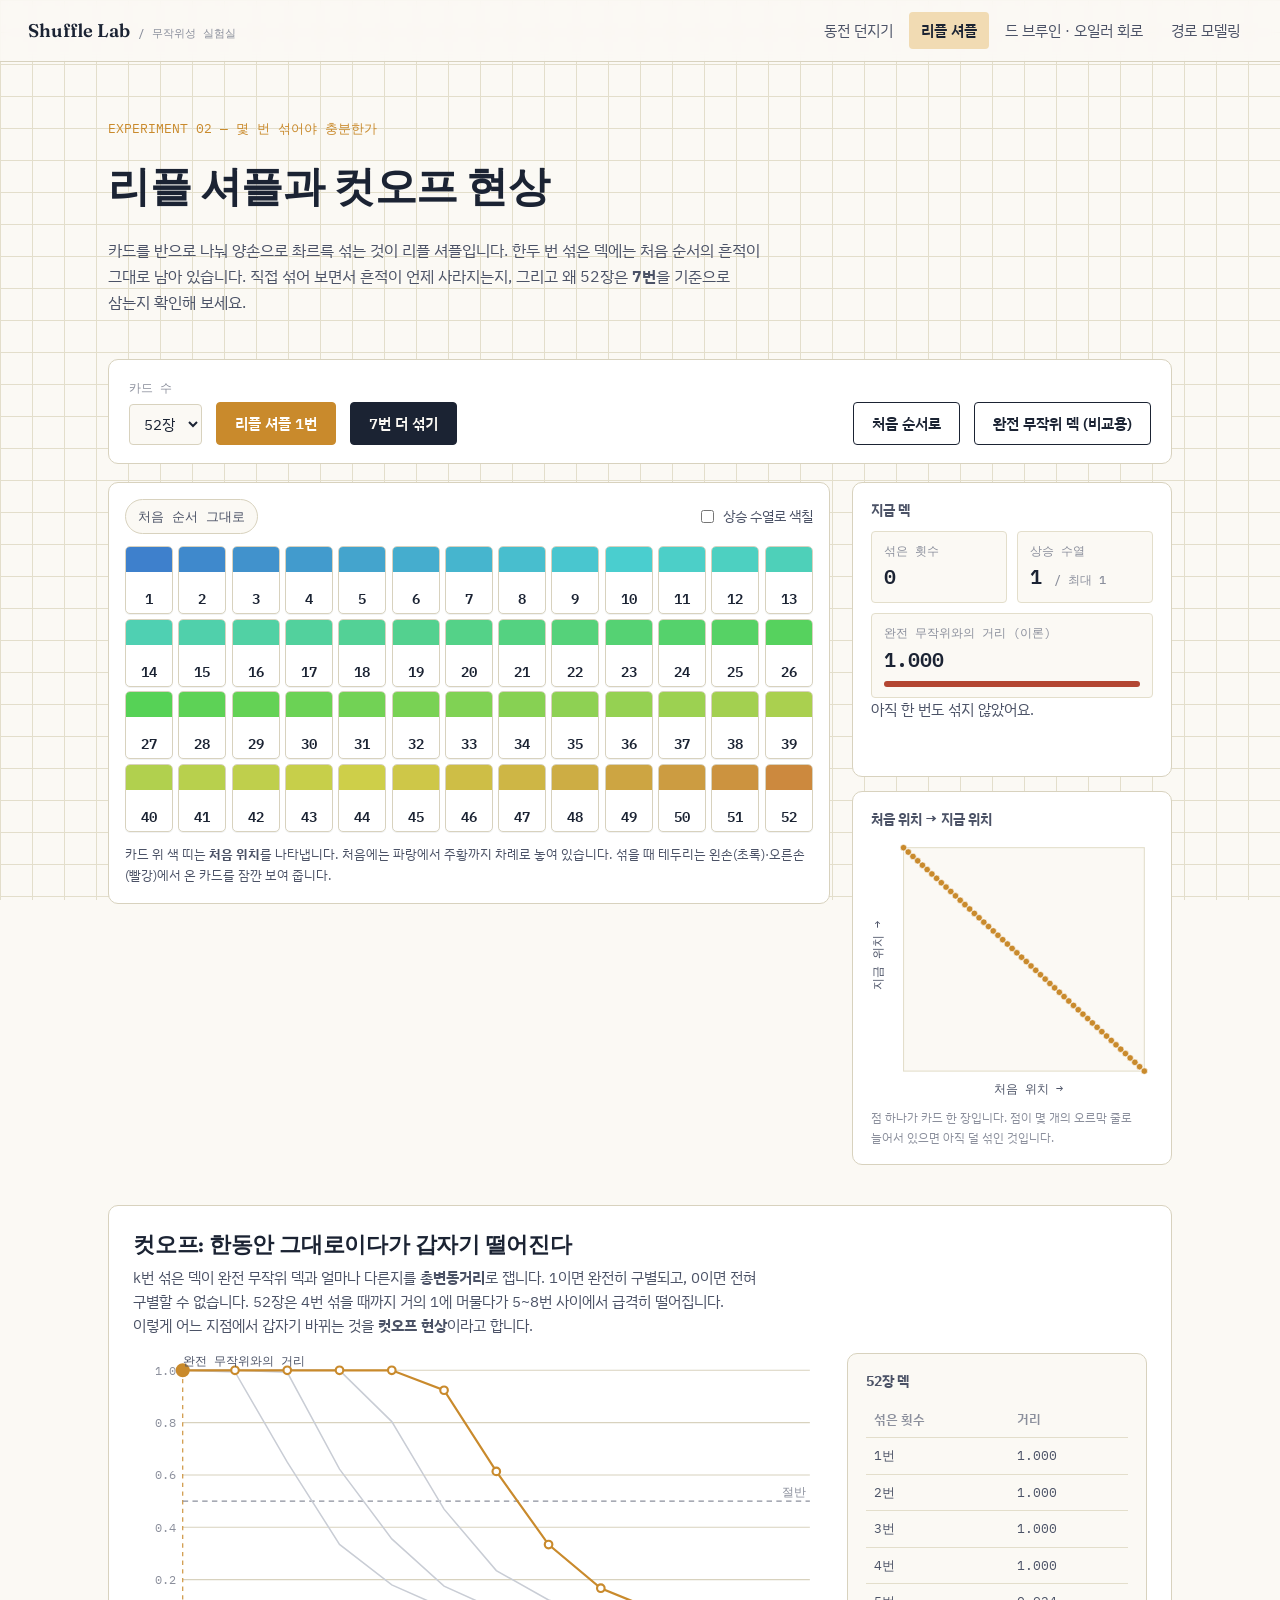
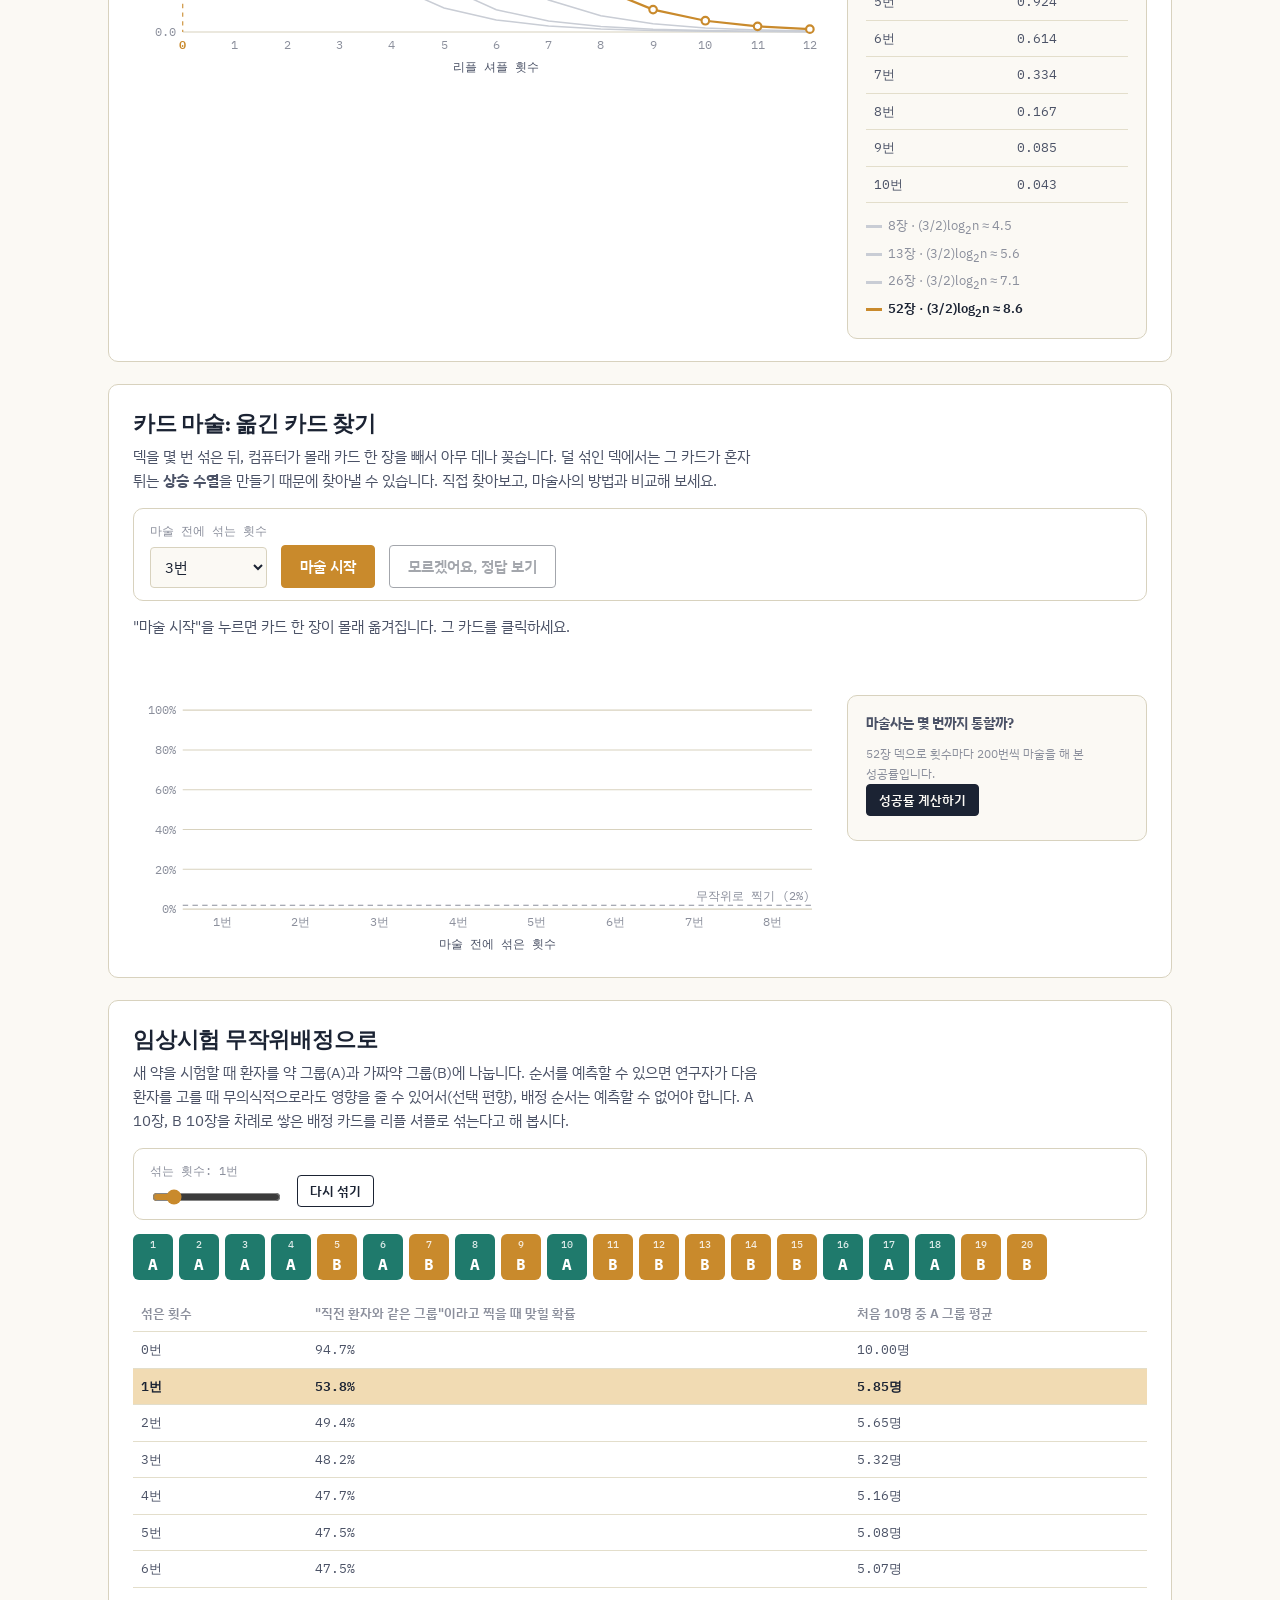
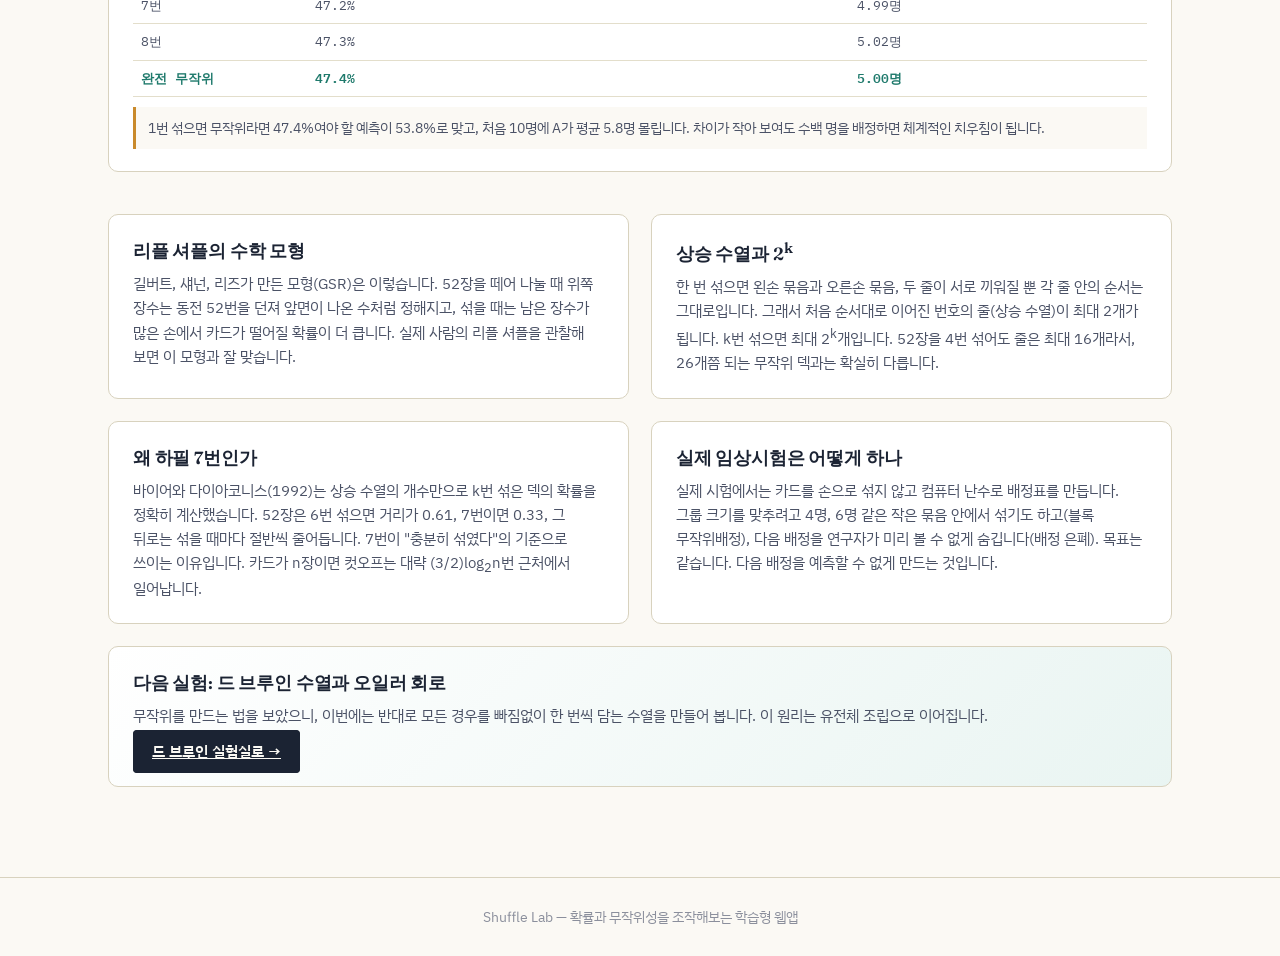
<file: shuffle.html>
<!DOCTYPE html>
<html lang="ko">
<head>
<meta charset="UTF-8">
<meta name="viewport" content="width=device-width, initial-scale=1.0">
<title>리플 셔플과 컷오프 현상 — Shuffle Lab</title>
<link rel="stylesheet" href="css/style.css">
<link rel="stylesheet" href="css/shuffle.css">
</head>
<body>

<nav class="site-nav">
  <a href="index.html" class="brand">Shuffle Lab <span class="tag">/ 무작위성 실험실</span></a>
  <ul>
    <li><a href="coin.html" class="nav-link">동전 던지기</a></li>
    <li><a href="shuffle.html" class="nav-link current">리플 셔플</a></li>
    <li><a href="debruijn.html" class="nav-link">드 브루인 · 오일러 회로</a></li>
    <li><a href="paths.html" class="nav-link">경로 모델링</a></li>
  </ul>
</nav>

<header class="module-header wrap">
  <div class="kicker">EXPERIMENT 02 — 몇 번 섞어야 충분한가</div>
  <h1>리플 셔플과 컷오프 현상</h1>
  <p class="lede">
    카드를 반으로 나눠 양손으로 촤르륵 섞는 것이 리플 셔플입니다. 한두 번 섞은 덱에는 처음 순서의
    흔적이 그대로 남아 있습니다. 직접 섞어 보면서 흔적이 언제 사라지는지, 그리고 왜 52장은
    <strong>7번</strong>을 기준으로 삼는지 확인해 보세요.
  </p>
</header>

<main class="wrap">

  <div class="controls">
    <div class="control-field">
      <label for="deck-size">카드 수</label>
      <select id="deck-size">
        <option value="8">8장</option>
        <option value="13">13장</option>
        <option value="26">26장</option>
        <option value="52" selected>52장</option>
      </select>
    </div>
    <div class="control-field">
      <button class="btn amber" id="riffle-1">리플 셔플 1번</button>
    </div>
    <div class="control-field">
      <button class="btn" id="riffle-7">7번 더 섞기</button>
    </div>
    <div class="spacer"></div>
    <div class="control-field">
      <button class="btn secondary" id="deck-reset">처음 순서로</button>
    </div>
    <div class="control-field">
      <button class="btn secondary" id="deck-random">완전 무작위 덱 (비교용)</button>
    </div>
  </div>

  <div class="lab">
    <div class="graph-panel deck-panel">
      <div class="deck-head">
        <div class="graph-status" id="deck-status">처음 순서 그대로</div>
        <label class="toggle"><input type="checkbox" id="color-rising"> 상승 수열로 색칠</label>
      </div>
      <div class="deck" id="deck" aria-label="카드 덱"></div>
      <p class="deck-legend" id="deck-legend">
        카드 위 색 띠는 <b>처음 위치</b>를 나타냅니다. 처음에는 파랑에서 주황까지 차례로 놓여 있습니다.
      </p>
    </div>

    <aside class="side-panel">
      <div class="panel-box">
        <h4>지금 덱</h4>
        <div class="stat-grid">
          <div class="stat"><span class="k">섞은 횟수</span><span class="v" id="s-k">0</span></div>
          <div class="stat"><span class="k">상승 수열</span><span class="v" id="s-rise">1</span></div>
          <div class="stat wide"><span class="k">완전 무작위와의 거리 (이론)</span><span class="v" id="s-tv">1.000</span>
            <div class="meter"><span id="tv-meter"></span></div>
          </div>
        </div>
        <p class="status-message" id="verdict">아직 한 번도 섞지 않았어요.</p>
      </div>
      <div class="panel-box">
        <h4>처음 위치 → 지금 위치</h4>
        <div class="chart-box"><svg id="scatter" viewBox="0 0 260 240" role="img" aria-label="카드의 처음 위치와 지금 위치"></svg></div>
        <p class="tiny">점 하나가 카드 한 장입니다. 점이 몇 개의 오르막 줄로 늘어서 있으면 아직 덜 섞인 것입니다.</p>
      </div>
    </aside>
  </div>

  <!-- 컷오프 -->
  <section class="section-block">
    <h2>컷오프: 한동안 그대로이다가 갑자기 떨어진다</h2>
    <p class="sub">
      k번 섞은 덱이 완전 무작위 덱과 얼마나 다른지를 <strong>총변동거리</strong>로 잽니다. 1이면 완전히 구별되고,
      0이면 전혀 구별할 수 없습니다. 52장은 4번 섞을 때까지 거의 1에 머물다가 5~8번 사이에서 급격히 떨어집니다.
      이렇게 어느 지점에서 갑자기 바뀌는 것을 <strong>컷오프 현상</strong>이라고 합니다.
    </p>
    <div class="split">
      <div class="chart-box"><svg id="cutoff-svg" viewBox="0 0 640 300" role="img" aria-label="섞은 횟수에 따른 총변동거리"></svg></div>
      <div class="panel-box flat">
        <h4 id="cutoff-title">52장</h4>
        <div class="table-scroll"><table class="plain mono-table" id="cutoff-table"></table></div>
        <div class="legend-list" id="cutoff-legend"></div>
      </div>
    </div>
  </section>

  <!-- 마술 -->
  <section class="section-block">
    <h2>카드 마술: 옮긴 카드 찾기</h2>
    <p class="sub">
      덱을 몇 번 섞은 뒤, 컴퓨터가 몰래 카드 한 장을 빼서 아무 데나 꽂습니다. 덜 섞인 덱에서는 그 카드가
      혼자 튀는 <strong>상승 수열</strong>을 만들기 때문에 찾아낼 수 있습니다. 직접 찾아보고, 마술사의 방법과 비교해 보세요.
    </p>
    <div class="controls compact">
      <div class="control-field">
        <label for="magic-k">마술 전에 섞는 횟수</label>
        <select id="magic-k">
          <option value="1">1번</option><option value="2">2번</option>
          <option value="3" selected>3번</option><option value="4">4번</option>
          <option value="5">5번</option><option value="7">7번</option>
        </select>
      </div>
      <div class="control-field"><button class="btn amber" id="magic-start">마술 시작</button></div>
      <div class="control-field"><button class="btn secondary" id="magic-reveal" disabled>모르겠어요, 정답 보기</button></div>
    </div>
    <p class="status-message" id="magic-msg">"마술 시작"을 누르면 카드 한 장이 몰래 옮겨집니다. 그 카드를 클릭하세요.</p>
    <div class="deck magic" id="magic-deck"></div>
    <div class="split magic-stats">
      <div class="chart-box"><svg id="magic-svg" viewBox="0 0 640 240" role="img" aria-label="섞은 횟수별 마술 성공률"></svg></div>
      <div class="panel-box flat">
        <h4>마술사는 몇 번까지 통할까?</h4>
        <p class="tiny">52장 덱으로 횟수마다 200번씩 마술을 해 본 성공률입니다.</p>
        <button class="btn small" id="magic-sim">성공률 계산하기</button>
        <p class="tiny" id="magic-sim-msg"></p>
      </div>
    </div>
  </section>

  <!-- 임상시험 -->
  <section class="section-block">
    <h2>임상시험 무작위배정으로</h2>
    <p class="sub">
      새 약을 시험할 때 환자를 약 그룹(A)과 가짜약 그룹(B)에 나눕니다. 순서를 예측할 수 있으면 연구자가 다음
      환자를 고를 때 무의식적으로라도 영향을 줄 수 있어서(선택 편향), 배정 순서는 예측할 수 없어야 합니다.
      A 10장, B 10장을 차례로 쌓은 배정 카드를 리플 셔플로 섞는다고 해 봅시다.
    </p>
    <div class="controls compact">
      <div class="control-field">
        <label for="alloc-k">섞는 횟수: <span id="alloc-k-val">1</span>번</label>
        <input type="range" id="alloc-k" min="0" max="8" value="1">
      </div>
      <div class="control-field"><button class="btn secondary small" id="alloc-again">다시 섞기</button></div>
    </div>
    <div class="alloc" id="alloc"></div>
    <div class="table-scroll"><table class="plain mono-table" id="alloc-table"></table></div>
    <p class="note" id="alloc-note"></p>
  </section>

  <section class="theory">
    <div class="theory-card">
      <h3>리플 셔플의 수학 모형</h3>
      <p>
        길버트, 섀넌, 리즈가 만든 모형(GSR)은 이렇습니다. 52장을 떼어 나눌 때 위쪽 장수는 동전 52번을 던져 앞면이
        나온 수처럼 정해지고, 섞을 때는 남은 장수가 많은 손에서 카드가 떨어질 확률이 더 큽니다.
        실제 사람의 리플 셔플을 관찰해 보면 이 모형과 잘 맞습니다.
      </p>
    </div>
    <div class="theory-card">
      <h3>상승 수열과 2<sup>k</sup></h3>
      <p>
        한 번 섞으면 왼손 묶음과 오른손 묶음, 두 줄이 서로 끼워질 뿐 각 줄 안의 순서는 그대로입니다. 그래서
        처음 순서대로 이어진 번호의 줄(상승 수열)이 최대 2개가 됩니다. k번 섞으면 최대 2<sup>k</sup>개입니다.
        52장을 4번 섞어도 줄은 최대 16개라서, 26개쯤 되는 무작위 덱과는 확실히 다릅니다.
      </p>
    </div>
    <div class="theory-card">
      <h3>왜 하필 7번인가</h3>
      <p>
        바이어와 다이아코니스(1992)는 상승 수열의 개수만으로 k번 섞은 덱의 확률을 정확히 계산했습니다.
        52장은 6번 섞으면 거리가 0.61, 7번이면 0.33, 그 뒤로는 섞을 때마다 절반씩 줄어듭니다. 7번이 "충분히 섞였다"의
        기준으로 쓰이는 이유입니다. 카드가 n장이면 컷오프는 대략 (3/2)log<sub>2</sub>n번 근처에서 일어납니다.
      </p>
    </div>
    <div class="theory-card">
      <h3>실제 임상시험은 어떻게 하나</h3>
      <p>
        실제 시험에서는 카드를 손으로 섞지 않고 컴퓨터 난수로 배정표를 만듭니다. 그룹 크기를 맞추려고 4명, 6명 같은
        작은 묶음 안에서 섞기도 하고(블록 무작위배정), 다음 배정을 연구자가 미리 볼 수 없게 숨깁니다(배정 은폐).
        목표는 같습니다. 다음 배정을 예측할 수 없게 만드는 것입니다.
      </p>
    </div>
    <div class="theory-card bridge">
      <h3>다음 실험: 드 브루인 수열과 오일러 회로</h3>
      <p>
        무작위를 만드는 법을 보았으니, 이번에는 반대로 모든 경우를 빠짐없이 한 번씩 담는 수열을 만들어 봅니다.
        이 원리는 유전체 조립으로 이어집니다.
      </p>
      <p><a class="btn" href="debruijn.html">드 브루인 실험실로 →</a></p>
    </div>
  </section>

</main>

<footer class="site-footer">Shuffle Lab — 확률과 무작위성을 조작해보는 학습형 웹앱</footer>

<script src="js/svg-util.js"></script>
<script src="js/shuffle-math.js"></script>
<script src="js/shuffle.js"></script>
</body>
</html>
</file>
<file: css/style.css>
/* ===========================================================
   Shuffle Lab — shared tokens & base styles
   =========================================================== */

@import url('https://fonts.googleapis.com/css2?family=Fraunces:opsz,wght@9..144,400;9..144,500;9..144,600;9..144,700&family=IBM+Plex+Sans+KR:wght@400;500;600;700&family=IBM+Plex+Mono:wght@400;500;600&display=swap');

:root{
  /* color */
  --bg: #FBF9F4;
  --bg-panel: #FFFFFF;
  --grid-line: #E3DECB;
  --ink: #1B2333;
  --ink-soft: #4B5266;
  --ink-faint: #8B8F9C;
  --accent-amber: #C98A2C;
  --accent-amber-soft: #F1DBB3;
  --accent-teal: #1F7A6C;
  --accent-teal-soft: #CFE8E2;
  --accent-brick: #B34632;
  --accent-brick-soft: #F1D3CB;
  --line: #D8D2BE;

  /* type */
  --font-display: 'Fraunces', serif;
  --font-body: 'IBM Plex Sans KR', 'IBM Plex Sans', sans-serif;
  --font-mono: 'IBM Plex Mono', monospace;

  /* layout */
  --max-w: 1120px;
  --radius-s: 4px;
  --radius-m: 10px;
}

*, *::before, *::after{ box-sizing: border-box; }

html{ scroll-behavior: smooth; }

body{
  margin: 0;
  background:
    linear-gradient(var(--grid-line) 1px, transparent 1px) 0 0 / 100% 32px,
    linear-gradient(90deg, var(--grid-line) 1px, transparent 1px) 0 0 / 32px 100%,
    var(--bg);
  background-attachment: fixed;
  color: var(--ink);
  font-family: var(--font-body);
  line-height: 1.6;
  word-break: keep-all;
  overflow-wrap: anywhere;
  -webkit-font-smoothing: antialiased;
}

@media (prefers-reduced-motion: reduce){
  *{ animation-duration: 0.001ms !important; transition-duration: 0.001ms !important; }
}

a{ color: inherit; }

h1, h2, h3{
  font-family: var(--font-display);
  font-weight: 600;
  letter-spacing: -0.01em;
  margin: 0 0 0.4em;
}

p{ margin: 0 0 1em; color: var(--ink-soft); }

:focus-visible{
  outline: 2px solid var(--accent-amber);
  outline-offset: 2px;
}

.mono{ font-family: var(--font-mono); }

/* ---------- nav ---------- */
.site-nav{
  position: sticky;
  top: 0;
  z-index: 20;
  display: flex;
  align-items: center;
  justify-content: space-between;
  gap: 16px;
  padding: 16px 28px;
  background: rgba(251, 249, 244, 0.88);
  backdrop-filter: blur(6px);
  border-bottom: 1px solid var(--line);
}

.site-nav .brand{
  font-family: var(--font-display);
  font-weight: 600;
  font-size: 1.15rem;
  text-decoration: none;
  color: var(--ink);
  display: flex;
  align-items: baseline;
  gap: 8px;
}

.site-nav .brand .tag{
  font-family: var(--font-mono);
  font-size: 0.68rem;
  color: var(--ink-faint);
  font-weight: 500;
}

.site-nav ul{
  list-style: none;
  display: flex;
  gap: 4px;
  margin: 0;
  padding: 0;
}

.site-nav a.nav-link{
  text-decoration: none;
  color: var(--ink-soft);
  font-size: 0.92rem;
  padding: 8px 12px;
  border-radius: var(--radius-s);
  transition: background 0.15s ease, color 0.15s ease;
}

.site-nav a.nav-link:hover{ background: var(--accent-amber-soft); color: var(--ink); }
.site-nav a.nav-link.current{ color: var(--ink); font-weight: 600; background: var(--accent-amber-soft); }

/* ---------- shared layout ---------- */
.wrap{
  max-width: var(--max-w);
  margin: 0 auto;
  padding: 0 28px;
}

.btn{
  font-family: var(--font-body);
  font-weight: 600;
  font-size: 0.92rem;
  padding: 10px 18px;
  border-radius: var(--radius-s);
  border: 1px solid var(--ink);
  background: var(--ink);
  color: var(--bg);
  cursor: pointer;
  transition: transform 0.1s ease, background 0.15s ease, opacity 0.15s ease;
}
.btn:hover{ transform: translateY(-1px); }
.btn:active{ transform: translateY(0); }
.btn.secondary{
  background: transparent;
  color: var(--ink);
}
.btn.secondary:hover{ background: var(--bg-panel); }
.btn:disabled{ opacity: 0.4; cursor: not-allowed; transform: none; }

/* ---------- landing hero ---------- */
.hero{
  padding-top: 96px;
  padding-bottom: 64px;
}

.hero .kicker{
  font-family: var(--font-mono);
  font-size: 0.82rem;
  color: var(--accent-amber);
  margin-bottom: 18px;
}

.hero h1{
  font-size: clamp(2.1rem, 4.4vw, 3.4rem);
  max-width: 17ch;
  color: var(--ink);
}

.hero .lede{
  max-width: 62ch;
  font-size: 1.08rem;
  color: var(--ink-soft);
}

.hero-note{
  margin-top: 36px;
  padding: 18px 20px;
  border-left: 3px solid var(--accent-amber);
  background: var(--bg-panel);
  max-width: 62ch;
  font-size: 0.95rem;
  color: var(--ink-soft);
}
.hero-note p{ margin: 0; }

/* ---------- module cards ---------- */
.modules{
  padding: 40px 0 100px;
  display: grid;
  grid-template-columns: repeat(2, 1fr);
  gap: 20px;
}

@media (max-width: 880px){
  .modules{ grid-template-columns: 1fr; }
  .site-nav{ flex-wrap: wrap; }
}

.module-card{
  display: flex;
  flex-direction: column;
  gap: 14px;
  padding: 26px;
  background: var(--bg-panel);
  border: 1px solid var(--line);
  border-radius: var(--radius-m);
  text-decoration: none;
  color: var(--ink);
  position: relative;
  transition: border-color 0.15s ease, transform 0.15s ease;
}

.module-card:hover{ border-color: var(--ink); transform: translateY(-2px); }

.module-card .idx{
  font-family: var(--font-mono);
  font-size: 0.78rem;
  color: var(--ink-faint);
}

.module-card h3{
  font-size: 1.28rem;
  margin-bottom: 2px;
}

.module-card p{
  font-size: 0.94rem;
  margin-bottom: 0;
}

.module-card .status{
  margin-top: auto;
  padding-top: 14px;
  font-family: var(--font-mono);
  font-size: 0.76rem;
  color: var(--accent-teal);
}

.module-card.pending .status{ color: var(--ink-faint); }
.module-card.pending{ opacity: 0.72; }

.section-title{
  font-size: 1.5rem;
  margin-top: 0;
}

footer.site-footer{
  border-top: 1px solid var(--line);
  padding: 28px;
  text-align: center;
  color: var(--ink-faint);
  font-size: 0.85rem;
}

.coming-soon{
  padding: 120px 0;
  text-align: center;
}
.coming-soon h1{ font-size: 2rem; }
.coming-soon p{ max-width: 46ch; margin: 0 auto 28px; }

/* ===========================================================
   공통 모듈 레이아웃 (모든 실험 페이지)
   =========================================================== */

.module-header{
  padding-top: 56px;
  padding-bottom: 28px;
}

.module-header .kicker{
  font-family: var(--font-mono);
  font-size: 0.82rem;
  color: var(--accent-amber);
  margin-bottom: 14px;
}

.module-header h1{
  font-size: clamp(1.8rem, 3.6vw, 2.6rem);
  max-width: 26ch;
}

.module-header .lede{
  max-width: 66ch;
  font-size: 1.02rem;
}

.lab{
  padding-bottom: 40px;
  display: grid;
  grid-template-columns: minmax(0, 1fr) 320px;
  gap: 22px;
  align-items: start;
}

@media (max-width: 980px){
  .lab{ grid-template-columns: 1fr; }
}

/* ---------- controls ---------- */
.controls{
  display: flex;
  flex-wrap: wrap;
  align-items: end;
  gap: 14px;
  padding: 18px 20px;
  background: var(--bg-panel);
  border: 1px solid var(--line);
  border-radius: var(--radius-m);
  margin-bottom: 18px;
}

.control-field{
  display: flex;
  flex-direction: column;
  gap: 6px;
}

.control-field label{
  font-size: 0.78rem;
  color: var(--ink-faint);
  font-family: var(--font-mono);
}

.control-field select{
  font-family: var(--font-body);
  font-size: 0.95rem;
  padding: 8px 10px;
  border-radius: var(--radius-s);
  border: 1px solid var(--line);
  background: var(--bg);
  color: var(--ink);
}

.controls .spacer{ flex: 1 1 auto; }

/* ---------- graph canvas panel ---------- */
.graph-panel{
  background: var(--bg-panel);
  border: 1px solid var(--line);
  border-radius: var(--radius-m);
  padding: 8px;
  position: relative;
}

.graph-panel svg{
  width: 100%;
  height: auto;
  display: block;
}

.graph-status{
  position: absolute;
  top: 20px;
  left: 20px;
  font-family: var(--font-mono);
  font-size: 0.82rem;
  padding: 6px 12px;
  border-radius: 999px;
  background: var(--bg);
  border: 1px solid var(--line);
  color: var(--ink-soft);
}
.graph-status.active{ border-color: var(--accent-amber); color: var(--accent-amber); }
.graph-status.stuck{ border-color: var(--accent-brick); color: var(--accent-brick); background: var(--accent-brick-soft); }
.graph-status.complete{ border-color: var(--accent-teal); color: var(--accent-teal); background: var(--accent-teal-soft); }

/* ---------- sidebar ---------- */
.side-panel{
  display: flex;
  flex-direction: column;
  gap: 14px;
}

.panel-box{
  background: var(--bg-panel);
  border: 1px solid var(--line);
  border-radius: var(--radius-m);
  padding: 16px 18px;
}

.panel-box h4{
  margin: 0 0 10px;
  font-family: var(--font-body);
  font-weight: 700;
  font-size: 0.85rem;
  color: var(--ink-soft);
}

.progress-row{
  display: flex;
  justify-content: space-between;
  font-family: var(--font-mono);
  font-size: 0.82rem;
  color: var(--ink-faint);
  margin-top: 8px;
}

.progress-bar{
  margin-top: 6px;
  height: 6px;
  border-radius: 999px;
  background: var(--grid-line);
  overflow: hidden;
}
.progress-bar > span{
  display: block;
  height: 100%;
  background: var(--accent-amber);
  width: 0%;
  transition: width 0.2s ease;
}

.condition-row{
  display: flex;
  align-items: center;
  gap: 10px;
  font-size: 0.9rem;
  padding: 6px 0;
  color: var(--ink-soft);
}

.condition-dot{
  width: 10px;
  height: 10px;
  border-radius: 50%;
  background: var(--ink-faint);
  flex: none;
}
.condition-dot.ok{ background: var(--accent-teal); }
.condition-dot.bad{ background: var(--accent-brick); }

.status-message{
  font-size: 0.92rem;
  color: var(--ink-soft);
  min-height: 3.2em;
}
.status-message.stuck{ color: var(--accent-brick); }
.status-message.complete{ color: var(--accent-teal); }

.side-actions{
  display: flex;
  gap: 8px;
  flex-wrap: wrap;
}

.degree-table{
  width: 100%;
  border-collapse: collapse;
  font-family: var(--font-mono);
  font-size: 0.82rem;
}
.degree-table th, .degree-table td{
  text-align: left;
  padding: 4px 6px;
  border-bottom: 1px solid var(--grid-line);
  color: var(--ink-soft);
}
.degree-table th{ color: var(--ink-faint); font-weight: 500; }
.degree-table td.zero{ color: var(--ink-faint); }

/* ---------- theory sections ---------- */
.theory{
  padding: 20px 0 90px;
  display: grid;
  grid-template-columns: repeat(2, 1fr);
  gap: 22px;
}

@media (max-width: 780px){
  .theory{ grid-template-columns: 1fr; }
}

.theory-card{
  background: var(--bg-panel);
  border: 1px solid var(--line);
  border-radius: var(--radius-m);
  padding: 22px 24px;
}

.theory-card h3{
  font-size: 1.1rem;
}

.theory-card p{ font-size: 0.94rem; margin-bottom: 0.8em; }
.theory-card p:last-child{ margin-bottom: 0; }

.theory-card.bridge{
  grid-column: 1 / -1;
  background: linear-gradient(135deg, var(--bg-panel) 0%, var(--accent-teal-soft) 220%);
}

/* ===========================================================
   공통 부품 (탭, 숫자 칸, 입력, 그래프 상자, 배지)
   =========================================================== */

.site-nav ul{ flex-wrap: wrap; }

.module-header .next-link{
  margin-top: 18px;
  display: inline-flex;
  align-items: center;
  gap: 8px;
  text-decoration: none;
}

.control-field input[type="number"],
.control-field input[type="text"]{
  font-family: var(--font-body);
  font-size: 0.95rem;
  padding: 8px 10px;
  border-radius: var(--radius-s);
  border: 1px solid var(--line);
  background: var(--bg);
  color: var(--ink);
  width: 100%;
}

.control-field input[type="range"]{ accent-color: var(--accent-amber); }

.btn.small{ padding: 6px 12px; font-size: 0.84rem; }
.btn.amber{ background: var(--accent-amber); border-color: var(--accent-amber); color: #fff; }
.btn.teal{ background: var(--accent-teal); border-color: var(--accent-teal); color: #fff; }

.btn-row{ display: flex; flex-wrap: wrap; gap: 8px; }

.stat-grid{
  display: grid;
  grid-template-columns: repeat(2, minmax(0, 1fr));
  gap: 10px;
}
.stat{
  padding: 10px 12px;
  border: 1px solid var(--grid-line);
  border-radius: var(--radius-s);
  background: var(--bg);
}
.stat .k{
  display: block;
  font-family: var(--font-mono);
  font-size: 0.72rem;
  color: var(--ink-faint);
}
.stat .v{
  display: block;
  font-family: var(--font-mono);
  font-size: 1.25rem;
  font-weight: 600;
  color: var(--ink);
}
.stat .v small{ font-size: 0.72rem; color: var(--ink-faint); font-weight: 500; }
.stat.wide{ grid-column: 1 / -1; }

.note{
  font-size: 0.86rem;
  color: var(--ink-soft);
  padding: 10px 12px;
  border-left: 3px solid var(--accent-amber);
  background: var(--bg);
  margin: 10px 0 0;
}
.note.teal{ border-left-color: var(--accent-teal); }
.note.brick{ border-left-color: var(--accent-brick); }

.section-block{
  background: var(--bg-panel);
  border: 1px solid var(--line);
  border-radius: var(--radius-m);
  padding: 22px 24px;
  margin-bottom: 22px;
}
.section-block > h2{ font-size: 1.35rem; margin-bottom: 4px; }
.section-block > .sub{ font-size: 0.94rem; max-width: 70ch; }

.split{
  display: grid;
  grid-template-columns: minmax(0, 1fr) 300px;
  gap: 22px;
  align-items: start;
}
@media (max-width: 900px){
  .split{ grid-template-columns: 1fr; }
}

.chart-box svg{ width: 100%; height: auto; display: block; }
.chart-box .axis text, .chart-box text{
  font-family: var(--font-mono);
  font-size: 11px;
  fill: var(--ink-faint);
}
.chart-box .axis line, .chart-box .axis path{ stroke: var(--line); }

.badge{
  display: inline-block;
  font-family: var(--font-mono);
  font-size: 0.7rem;
  padding: 2px 8px;
  border-radius: 999px;
  border: 1px solid currentColor;
  vertical-align: middle;
}
.badge.teal{ color: var(--accent-teal); }
.badge.amber{ color: var(--accent-amber); }
.badge.brick{ color: var(--accent-brick); }

.tabs{
  display: flex;
  flex-wrap: wrap;
  gap: 6px;
  margin-bottom: 14px;
}
.tab{
  font-family: var(--font-body);
  font-size: 0.9rem;
  font-weight: 600;
  padding: 9px 14px;
  border-radius: var(--radius-s);
  border: 1px solid var(--line);
  background: var(--bg-panel);
  color: var(--ink-soft);
  cursor: pointer;
}
.tab:hover{ border-color: var(--ink); color: var(--ink); }
.tab[aria-selected="true"]{ background: var(--ink); border-color: var(--ink); color: var(--bg); }
.tab .badge{ margin-left: 6px; }
.tab[aria-selected="true"] .badge.teal{ color: #8FD3C6; }
.tab[aria-selected="true"] .badge.amber{ color: #F1DBB3; }
.tab[aria-selected="true"] .badge.brick{ color: #F1B9AC; }

table.plain{
  width: 100%;
  border-collapse: collapse;
  font-size: 0.9rem;
}
table.plain th, table.plain td{
  text-align: left;
  padding: 7px 8px;
  border-bottom: 1px solid var(--grid-line);
  color: var(--ink-soft);
  vertical-align: top;
}
table.plain th{ color: var(--ink-faint); font-weight: 600; font-size: 0.82rem; }
.table-scroll{ overflow-x: auto; }

/* ---------- 그래프(차트) 공통 ---------- */
.chart-box .gridline{ stroke: var(--grid-line); stroke-width: 1; }
.chart-box .bar{ fill: #B9BDC8; }
.chart-box .bar.mine{ fill: var(--accent-amber); }
.chart-box .bar.goal{ fill: var(--accent-teal-soft); stroke: var(--accent-teal); stroke-width: 1; }
.chart-box .bar.teal{ fill: var(--accent-teal); }
.chart-box text.lbl.mine, .chart-box text.lbl.hi{ fill: var(--accent-amber); font-weight: 600; }
.chart-box .axis-title{ fill: var(--ink-soft); font-size: 11.5px; }
.chart-box .series{ fill: none; stroke: var(--ink); stroke-width: 2; }
.chart-box .series.teal{ stroke: var(--accent-teal); }
.chart-box .series.amber{ stroke: var(--accent-amber); }
.chart-box .series.brick{ stroke: var(--accent-brick); }
.chart-box .dot{ fill: var(--bg-panel); stroke: var(--ink); stroke-width: 2; }
.chart-box .dot.teal{ stroke: var(--accent-teal); }
.chart-box .dot.amber{ stroke: var(--accent-amber); }
.chart-box .dot.brick{ stroke: var(--accent-brick); }
.chart-box .dot.hi{ fill: var(--accent-amber); stroke: var(--accent-amber); }
.chart-box .hi-line{ stroke: var(--accent-amber); stroke-dasharray: 4 4; }
.chart-box .ref-line{ stroke: var(--ink-faint); stroke-dasharray: 5 4; }
.chart-box .ref-label{ fill: var(--ink-faint); font-size: 11px; }

.panel-box.flat{ background: var(--bg); }
.mini-title{ font-size: 0.86rem; color: var(--ink-soft); margin: 14px 0 6px; font-weight: 600; }
.tiny{ font-size: 0.78rem; color: var(--ink-faint); margin: 8px 0 0; }
.controls.compact{ padding: 12px 16px; margin: 14px 0; }

@media (max-width: 600px){
  .wrap{ padding-left: 16px; padding-right: 16px; }
  .site-nav{ padding: 12px 16px; }
  .section-block{ padding: 18px 16px; }
  .theory-card{ padding: 18px 16px; }
}
</file>
<file: css/coin.css>
/* ===========================================================
   Shuffle Lab — Module 1: 동전 던지기
   =========================================================== */

.coin-stage{ margin-bottom: 0; }

.coin-row{
  display: flex;
  align-items: center;
  gap: 28px;
  flex-wrap: wrap;
}

.coin{
  width: 120px;
  height: 120px;
  border-radius: 50%;
  background: radial-gradient(circle at 35% 30%, #F6E7C6 0%, #E1BE77 55%, #C98A2C 100%);
  border: 3px solid #B57A22;
  box-shadow: inset 0 0 0 6px rgba(255,255,255,0.35), 0 6px 14px rgba(27,35,51,0.15);
  display: grid;
  place-items: center;
  flex: none;
}
.coin.t{ background: radial-gradient(circle at 35% 30%, #E8ECEF 0%, #B9C1C9 55%, #7E8894 100%); border-color: #6C7680; }
.coin-face{
  font-family: var(--font-display);
  font-size: 2.2rem;
  font-weight: 700;
  color: var(--ink);
}
.coin.flipping{ animation: coin-flip 0.42s ease-in-out; }
@keyframes coin-flip{
  0%{ transform: rotateY(0) translateY(0); }
  50%{ transform: rotateY(540deg) translateY(-26px) scale(1.05); }
  100%{ transform: rotateY(1080deg) translateY(0); }
}

.coin-actions{ display: flex; flex-direction: column; gap: 10px; }
.hint{ font-size: 0.82rem; color: var(--ink-faint); margin: 0; }

.strip-title{
  margin: 22px 0 8px;
  font-family: var(--font-body);
  font-size: 0.86rem;
  color: var(--ink-soft);
  display: flex;
  flex-wrap: wrap;
  gap: 10px;
  align-items: center;
}
.legend{ display: inline-flex; gap: 6px; align-items: center; font-weight: 400; flex-wrap: wrap; }
.legend-box{ font-size: 0.74rem; padding: 1px 6px; border-radius: 4px; }
.legend-box.longest{ background: var(--accent-amber-soft); }
.legend-box.current{ outline: 2px solid var(--ink); outline-offset: -2px; }

.strip{
  display: flex;
  flex-wrap: wrap;
  gap: 4px 6px;
  align-items: center;
  min-height: 40px;
  max-height: 300px;
  overflow-y: auto;
  padding: 10px;
  background: var(--bg);
  border: 1px solid var(--grid-line);
  border-radius: var(--radius-s);
}
.strip .empty{ font-size: 0.9rem; color: var(--ink-faint); }
.strip.small{ margin-top: 10px; }
.strip-note{ font-size: 0.78rem; color: var(--ink-faint); margin: 6px 0 0; }
.strip-label{ font-size: 0.76rem; font-family: var(--font-mono); color: var(--ink-faint); margin-right: 6px; }

.run{
  display: inline-flex;
  gap: 2px;
  padding: 2px;
  border-radius: 6px;
  position: relative;
  align-items: center;
}
.run.longest{ background: var(--accent-amber-soft); }
.run.current{ outline: 2px solid var(--ink); outline-offset: -1px; }
.run-len{
  font-family: var(--font-mono);
  font-size: 0.68rem;
  color: var(--accent-amber);
  font-weight: 600;
  margin-left: 2px;
}

.chip{
  display: inline-grid;
  place-items: center;
  width: 22px;
  height: 22px;
  border-radius: 50%;
  font-size: 0.68rem;
  font-weight: 700;
  color: var(--ink);
}
.chip.h{ background: #E7C98C; }
.chip.t{ background: #C9CFD6; }

/* 상태 전이도 */
.chain-box{ overflow-x: auto; }
.chain-box svg{ min-width: 560px; }
.chain-edge{ fill: none; stroke: #A9AEB9; stroke-width: 1.6; }
.chain-edge.back{ stroke-dasharray: 5 4; }
.chain-edge.hi{ stroke: var(--accent-amber); stroke-width: 3; stroke-dasharray: none; }
.arrow-head{ fill: #A9AEB9; }
.arrow-head.hi{ fill: var(--accent-amber); }
.chain-node{ fill: var(--bg-panel); stroke: var(--ink); stroke-width: 2; }
.chain-node.goal{ stroke: var(--accent-teal); stroke-width: 2.5; }
.chain-node.current{ fill: var(--accent-amber); stroke: var(--accent-amber); }
.chain-node.reached{ fill: var(--accent-teal); stroke: var(--accent-teal); }
.chain-node-label{
  font-family: var(--font-mono);
  font-size: 16px;
  font-weight: 600;
  text-anchor: middle;
  dominant-baseline: central;
  fill: var(--ink);
}
.chain-node-label.on{ fill: #fff; }
.chain-caption{ font-size: 12px; fill: var(--ink-soft); font-family: var(--font-body); }
.chain-label{ font-size: 12px; fill: var(--ink-faint); font-family: var(--font-mono); }
.chain-label.strong{ fill: var(--ink-soft); font-family: var(--font-body); }
.chain-here{ font-size: 12px; font-weight: 700; fill: var(--accent-amber); font-family: var(--font-body); }
.chain-here.reached{ fill: var(--accent-teal); }

.chain-facts{ display: flex; flex-direction: column; gap: 4px; font-size: 0.9rem; color: var(--ink-soft); }
.chain-facts .fact.ok{ color: var(--accent-teal); }

table.matrix{ border-collapse: collapse; font-family: var(--font-mono); font-size: 0.8rem; }
table.matrix th, table.matrix td{ padding: 4px 7px; text-align: center; border: 1px solid var(--grid-line); }
table.matrix th{ color: var(--ink-faint); font-weight: 500; background: var(--bg-panel); }
table.matrix td{ color: var(--line); }
table.matrix td.nz{ color: var(--ink); font-weight: 600; }
table.matrix tr.on td, table.matrix tr.on th{ background: var(--accent-amber-soft); }

/* 사람 vs 동전 */
.human-pad{ display: flex; align-items: center; gap: 16px; flex-wrap: wrap; margin-top: 12px; }
.human-pad .btn{ min-width: 64px; }
.human-count{ font-family: var(--font-mono); color: var(--ink-soft); }
.compare td b{ color: var(--accent-amber); }
#h-result .table-scroll{ margin-top: 14px; }
</file>
<file: css/debruijn.css>
/* ===========================================================
   Shuffle Lab — Module 3: 드 브루인 수열 & 오일러 회로
   =========================================================== */


/* 공통 레이아웃(모듈 헤더, 패널, 이론 카드)은 style.css로 옮김 */

/* svg elements */
.edge-path{
  fill: none;
  stroke: var(--line);
  stroke-width: 2.2;
  cursor: pointer;
  transition: stroke 0.12s ease, stroke-width 0.12s ease, opacity 0.12s ease;
}
.edge-path.available{ stroke: var(--ink-soft); stroke-width: 2.6; }
.edge-path.available:hover{ stroke: var(--accent-amber); stroke-width: 3.4; }
.edge-path.used{ stroke: var(--accent-amber); stroke-width: 3; cursor: default; }
.edge-path.inactive{ opacity: 0.35; cursor: not-allowed; }

.edge-hit{
  fill: none;
  stroke: transparent;
  stroke-width: 16;
  cursor: pointer;
}
.edge-hit.locked{ cursor: not-allowed; }

.edge-label{
  font-family: var(--font-mono);
  font-size: 11px;
  fill: var(--ink-faint);
  pointer-events: none;
  user-select: none;
}
.edge-label.used{ fill: var(--accent-amber); font-weight: 600; }

.vertex-circle{
  fill: var(--bg-panel);
  stroke: var(--ink);
  stroke-width: 2;
  cursor: pointer;
  transition: fill 0.12s ease, stroke 0.12s ease;
}
.vertex-circle.current{ fill: var(--accent-amber); stroke: var(--accent-amber); }
.vertex-circle.start-marker{ stroke-width: 3; }
.vertex-circle.stuck{ fill: var(--accent-brick-soft); stroke: var(--accent-brick); }
.vertex-circle.pickable{ }
.vertex-circle.pickable:hover{ fill: var(--accent-amber-soft); }

.vertex-label{
  font-family: var(--font-mono);
  font-size: 13px;
  font-weight: 600;
  fill: var(--ink);
  text-anchor: middle;
  dominant-baseline: central;
  pointer-events: none;
  user-select: none;
}
.vertex-label.current{ fill: #fff; }

.sequence-display{
  font-family: var(--font-mono);
  font-size: 1.05rem;
  line-height: 1.7;
  word-break: break-all;
  min-height: 1.7em;
  color: var(--ink);
}
.sequence-display .cursor-char{
  color: var(--accent-amber);
  font-weight: 700;
}
</file>
<file: css/paths.css>
/* ===========================================================
   Shuffle Lab — Module 4: 경로 모델링
   =========================================================== */

.map-panel{ padding: 8px; }
.map-panel svg{
  width: 100%;
  height: auto;
  display: block;
  background: var(--bg);
  border-radius: 6px;
  touch-action: manipulation;
  user-select: none;
  -webkit-user-select: none;
}
.map-panel svg .node{ touch-action: none; }
.map-panel svg.drawing{ cursor: crosshair; }
.map-foot{ font-size: 0.8rem; color: var(--ink-faint); padding: 8px 8px 4px; line-height: 1.7; }

/* 길 */
.edge-hit{ stroke: transparent; stroke-width: 18; cursor: pointer; }
.edge-line{ stroke: #7D8494; stroke-width: 3; stroke-linecap: round; pointer-events: none; transition: stroke 0.15s ease; }
.edge:hover .edge-line{ stroke: var(--ink); }
.edge-w{
  font-family: var(--font-mono);
  font-size: 15px;
  font-weight: 600;
  fill: var(--ink);
  text-anchor: middle;
  dominant-baseline: central;
  paint-order: stroke;
  stroke: var(--bg);
  stroke-width: 5px;
  stroke-linejoin: round;
  pointer-events: none;
}
.edge.sel .edge-line{ stroke: var(--accent-amber); stroke-width: 6; }
.edge.pick .edge-line{ stroke: var(--accent-amber); stroke-width: 6; }
.edge.bad .edge-line{ stroke: var(--accent-brick); stroke-width: 7; stroke-dasharray: 6 5; }
.edge.tree .edge-line{ stroke: var(--accent-teal); stroke-width: 7; }
.edge.rejected .edge-line{ stroke: var(--accent-brick); stroke-width: 3; stroke-dasharray: 3 6; opacity: 0.7; }
.edge.alt .edge-line{ stroke: var(--accent-teal); stroke-width: 4; stroke-dasharray: 9 7; }
.edge.current .edge-line{ filter: drop-shadow(0 0 4px rgba(201,138,44,0.9)); }
.edge.sp .edge-line{ stroke: #3D5A98; stroke-width: 8; opacity: 0.85; }
.edge.pick.sp .edge-line{ stroke: var(--accent-amber); }
.edge-overlay{ stroke: var(--accent-teal); stroke-width: 3.5; stroke-dasharray: 9 7; pointer-events: none; }
.edge.used .edge-line{ stroke: var(--accent-amber); stroke-width: 6; }
.edge.avail .edge-line{ stroke: var(--ink); stroke-width: 4.5; }
.edge.tour .edge-line{ stroke: #7A4FA0; stroke-width: 7; opacity: 0.85; }

/* 장소 */
.node circle{ fill: var(--bg-panel); stroke: var(--ink); stroke-width: 2.5; cursor: pointer; transition: fill 0.15s ease; }
.node:hover circle{ fill: var(--accent-amber-soft); }
.node-label{
  font-family: var(--font-mono);
  font-size: 14px;
  font-weight: 700;
  fill: var(--ink);
  text-anchor: middle;
  dominant-baseline: central;
  pointer-events: none;
}
.node-label.long{ font-size: 10px; }
.node.bridge circle{ stroke-width: 1.5; stroke: var(--ink-soft); }
.node.bridge .node-label{ font-size: 10px; fill: var(--ink-soft); }
.node.sel circle{ fill: var(--accent-amber); stroke: var(--accent-amber); }
.node.sel .node-label{ fill: #fff; }
.node.onpath circle{ fill: var(--accent-amber-soft); stroke: var(--accent-amber); }
.node.settled circle{ fill: #DCE3F2; stroke: #3D5A98; }
.node.current circle{ fill: var(--accent-amber); stroke: var(--accent-amber); }
.node.current .node-label{ fill: #fff; }
.node.start circle{ stroke: var(--accent-teal); stroke-width: 5; }
.node.end circle{ stroke: #3D5A98; stroke-width: 5; stroke-dasharray: 4 3; }
.node.odd circle{ stroke: var(--accent-brick); stroke-width: 4; }
.node.stuck circle{ fill: var(--accent-brick); stroke: var(--accent-brick); }
.node.stuck .node-label{ fill: #fff; }

.node-badge{
  font-family: var(--font-mono);
  font-size: 13px;
  font-weight: 700;
  text-anchor: middle;
  fill: var(--ink-soft);
  paint-order: stroke;
  stroke: var(--bg);
  stroke-width: 4px;
  pointer-events: none;
}
.node-badge.odd{ fill: var(--accent-brick); }
.node-badge.even{ fill: var(--accent-teal); }
.node-badge.dist{ fill: #3D5A98; }
.node-badge.dist.done{ fill: #3D5A98; font-size: 14px; }
.node-badge.order{ fill: #7A4FA0; }

/* 범례 */
.key{ display: inline-block; width: 18px; height: 5px; border-radius: 3px; vertical-align: middle; margin: 0 4px 0 10px; }
.key:first-child{ margin-left: 0; }
.k-start{ height: 12px; width: 12px; border-radius: 50%; border: 3px solid var(--accent-teal); }
.k-end{ height: 12px; width: 12px; border-radius: 50%; border: 3px dashed #3D5A98; }
.k-pick{ background: var(--accent-amber); }
.k-sp{ background: #3D5A98; }
.k-mstpath{ height: 4px; background: repeating-linear-gradient(90deg, var(--accent-teal) 0 6px, transparent 6px 10px); }
.k-odd{ height: 12px; width: 12px; border-radius: 50%; border: 3px solid var(--accent-brick); }

/* 옆 패널 부품 */
.tab-panel{ display: flex; flex-direction: column; gap: 14px; }
.tab-panel[hidden]{ display: none; }
.row{ display: flex; gap: 8px; align-items: center; flex-wrap: wrap; }
.row.between{ justify-content: space-between; }
.row select{
  flex: 1 1 160px;
  font-family: var(--font-body);
  font-size: 0.9rem;
  padding: 7px 8px;
  border-radius: var(--radius-s);
  border: 1px solid var(--line);
  background: var(--bg);
  color: var(--ink);
}
.file-btn{ position: relative; overflow: hidden; display: inline-block; }
.file-btn input{ position: absolute; inset: 0; opacity: 0; cursor: pointer; }
.control-field.slim{ margin-top: 10px; }
.top-gap{ margin-top: 10px; }
.small{ font-size: 0.86rem; color: var(--ink-soft); margin: 0 0 10px; }
.tiny-ink{ font-size: 0.82rem; color: var(--ink-soft); }
.small-v{ font-size: 1rem !important; }

.seg{ display: flex; border: 1px solid var(--line); border-radius: var(--radius-s); overflow: hidden; margin-bottom: 4px; }
.seg-btn{
  flex: 1;
  font-family: var(--font-body);
  font-size: 0.86rem;
  font-weight: 600;
  padding: 8px 6px;
  border: 0;
  background: var(--bg);
  color: var(--ink-soft);
  cursor: pointer;
}
.seg-btn + .seg-btn{ border-left: 1px solid var(--line); }
.seg-btn.on{ background: var(--ink); color: var(--bg); }

.howto{ margin: 10px 0 0; padding-left: 18px; font-size: 0.84rem; color: var(--ink-soft); }
.howto li{ margin-bottom: 4px; }

.edge-list{
  margin-top: 10px;
  max-height: 260px;
  overflow-y: auto;
  border: 1px solid var(--grid-line);
  border-radius: var(--radius-s);
  font-family: var(--font-mono);
  font-size: 0.82rem;
}
.el-row{ display: grid; grid-template-columns: 1fr 48px 64px; padding: 5px 10px; border-bottom: 1px solid var(--grid-line); color: var(--ink-faint); }
.el-row:last-child{ border-bottom: 0; }
.el-row .w{ text-align: right; }
.el-row .m{ text-align: right; }
.el-row.ok{ color: var(--accent-teal); font-weight: 600; }
.el-row.no{ color: var(--accent-brick); text-decoration: line-through; text-decoration-thickness: 1px; }
.el-row.no .m{ text-decoration: none; }
.el-row.cur{ background: var(--accent-amber-soft); }

.verdict{ border-radius: var(--radius-s); padding: 12px 14px; background: var(--bg); border: 1px solid var(--grid-line); margin-bottom: 10px; }
.verdict .v-title{ font-weight: 700; font-size: 1rem; margin-bottom: 4px; }
.verdict .v-body{ font-size: 0.86rem; color: var(--ink-soft); }
.verdict.yes{ background: var(--accent-teal-soft); border-color: var(--accent-teal); }
.verdict.yes .v-title{ color: var(--accent-teal); }
.verdict.no{ background: var(--accent-brick-soft); border-color: var(--accent-brick); }
.verdict.no .v-title{ color: var(--accent-brick); }

table.compact td{ padding: 5px 6px; font-size: 0.8rem; }
table.compact td:last-child{ text-align: right; white-space: nowrap; }
.mono-table tr.on td{ background: var(--accent-amber-soft); }

.summary td:first-child{ font-weight: 600; color: var(--ink); min-width: 9em; }
.summary td{ font-size: 0.86rem; }

.map-panel .graph-status{ position: static; display: inline-block; margin: 4px 4px 8px; }
</file>
<file: css/shuffle.css>
/* ===========================================================
   Shuffle Lab — Module 2: 리플 셔플
   =========================================================== */

.deck-panel{ padding: 16px; }
.deck-head{
  display: flex;
  justify-content: space-between;
  align-items: center;
  gap: 10px;
  flex-wrap: wrap;
  margin-bottom: 12px;
}
.deck-head .graph-status{ position: static; }
.toggle{ font-size: 0.88rem; color: var(--ink-soft); display: inline-flex; gap: 6px; align-items: center; cursor: pointer; }
.toggle input{ accent-color: var(--accent-amber); }

.deck{
  display: grid;
  grid-template-columns: repeat(13, minmax(0, 1fr));
  gap: 5px;
}
.card{
  position: relative;
  aspect-ratio: 5 / 7;
  border-radius: 5px;
  border: 1px solid var(--line);
  background: var(--bg-panel);
  display: flex;
  flex-direction: column;
  align-items: center;
  justify-content: flex-end;
  padding: 0 0 4px;
  overflow: hidden;
  font: inherit;
  color: var(--ink);
  cursor: default;
  box-shadow: 0 1px 0 rgba(27,35,51,0.06);
  will-change: transform;
}
.card .band{ position: absolute; top: 0; left: 0; right: 0; height: 38%; }
.card .num{ font-family: var(--font-mono); font-size: clamp(0.62rem, 1.4vw, 0.86rem); font-weight: 600; }
.card.from-l{ box-shadow: 0 0 0 2px var(--accent-teal); }
.card.from-r{ box-shadow: 0 0 0 2px var(--accent-brick); }
.card:not(:disabled){ cursor: pointer; }
.card:not(:disabled):hover{ border-color: var(--ink); transform: translateY(-2px); }
.card.moved{ box-shadow: 0 0 0 3px var(--accent-amber); z-index: 1; }
.card.wrong{ box-shadow: 0 0 0 3px var(--accent-brick); }
.deck.magic{ margin: 12px 0 18px; }
.deck.magic .card .band{ height: 26%; }

.deck-legend{ font-size: 0.84rem; margin: 12px 0 0; }

.meter{ height: 6px; border-radius: 999px; background: var(--grid-line); overflow: hidden; margin-top: 6px; }
.meter span{ display: block; height: 100%; width: 100%; background: var(--accent-brick); transition: width 0.3s ease; }

.scatter-frame{ fill: var(--bg); stroke: var(--grid-line); }
.chart-box .pt{ stroke: #fff; stroke-width: 0.6; }
.chart-box .series.faint{ stroke: #C9CDD5; stroke-width: 1.4; }

.mono-table td{ font-family: var(--font-mono); font-size: 0.84rem; }
.mono-table tr.on td{ background: var(--accent-amber-soft); color: var(--ink); font-weight: 600; }
.mono-table tr.ref td{ color: var(--accent-teal); font-weight: 600; }

.legend-list{ margin-top: 12px; display: flex; flex-direction: column; gap: 4px; font-size: 0.8rem; color: var(--ink-faint); }
.legend-list .on{ color: var(--ink); font-weight: 600; }
.legend-list .sw{ display: inline-block; width: 16px; height: 3px; background: #C9CDD5; vertical-align: middle; margin-right: 6px; }
.legend-list .sw.amber{ background: var(--accent-amber); }

.magic-stats{ margin-top: 6px; }

.alloc{ display: flex; flex-wrap: wrap; gap: 6px; margin: 4px 0 16px; }
.pt-chip{
  width: 40px;
  height: 46px;
  border-radius: 6px;
  display: inline-flex;
  flex-direction: column;
  align-items: center;
  justify-content: center;
  font-weight: 700;
  font-family: var(--font-mono);
  color: #fff;
}
.pt-chip small{ font-size: 0.62rem; font-weight: 500; opacity: 0.85; }
.pt-chip.a{ background: var(--accent-teal); }
.pt-chip.b{ background: var(--accent-amber); }

@media (max-width: 520px){
  .deck{ gap: 3px; }
  .card .num{ font-size: 0.6rem; }
}
</file>
